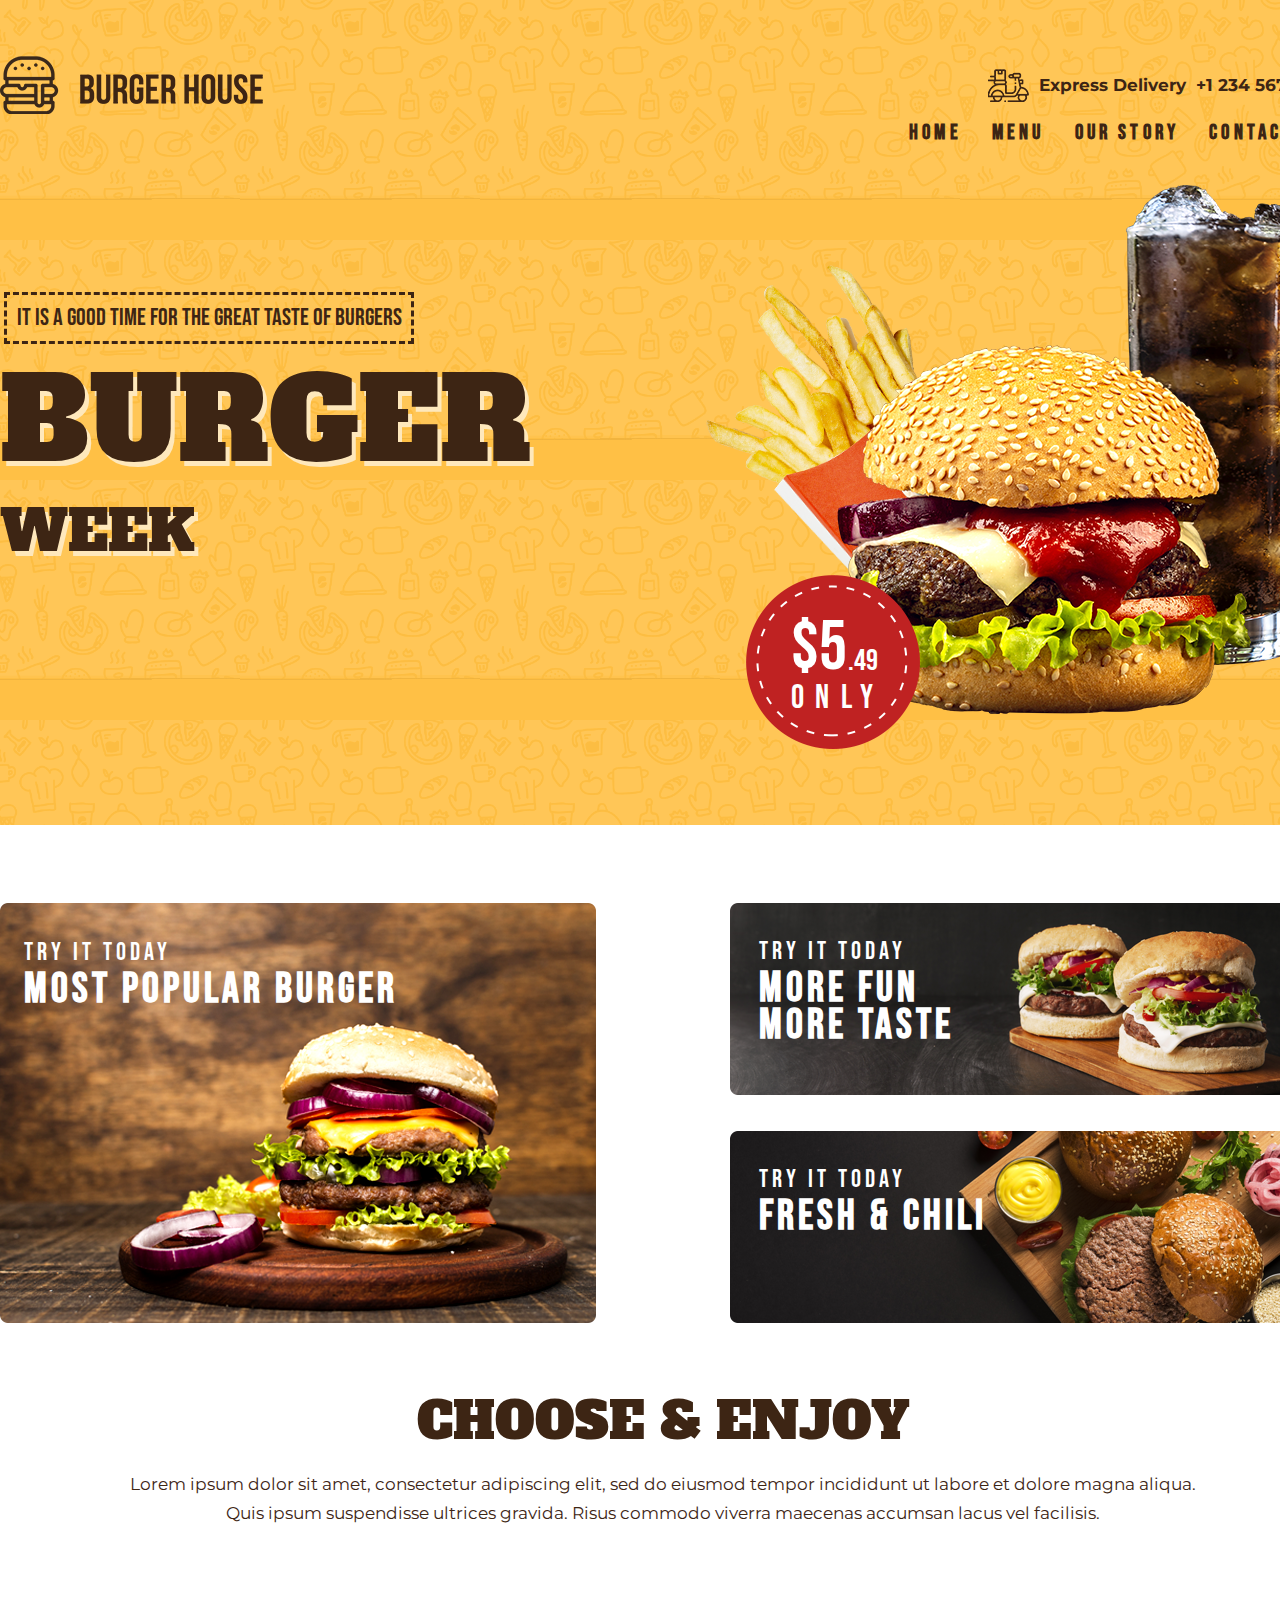
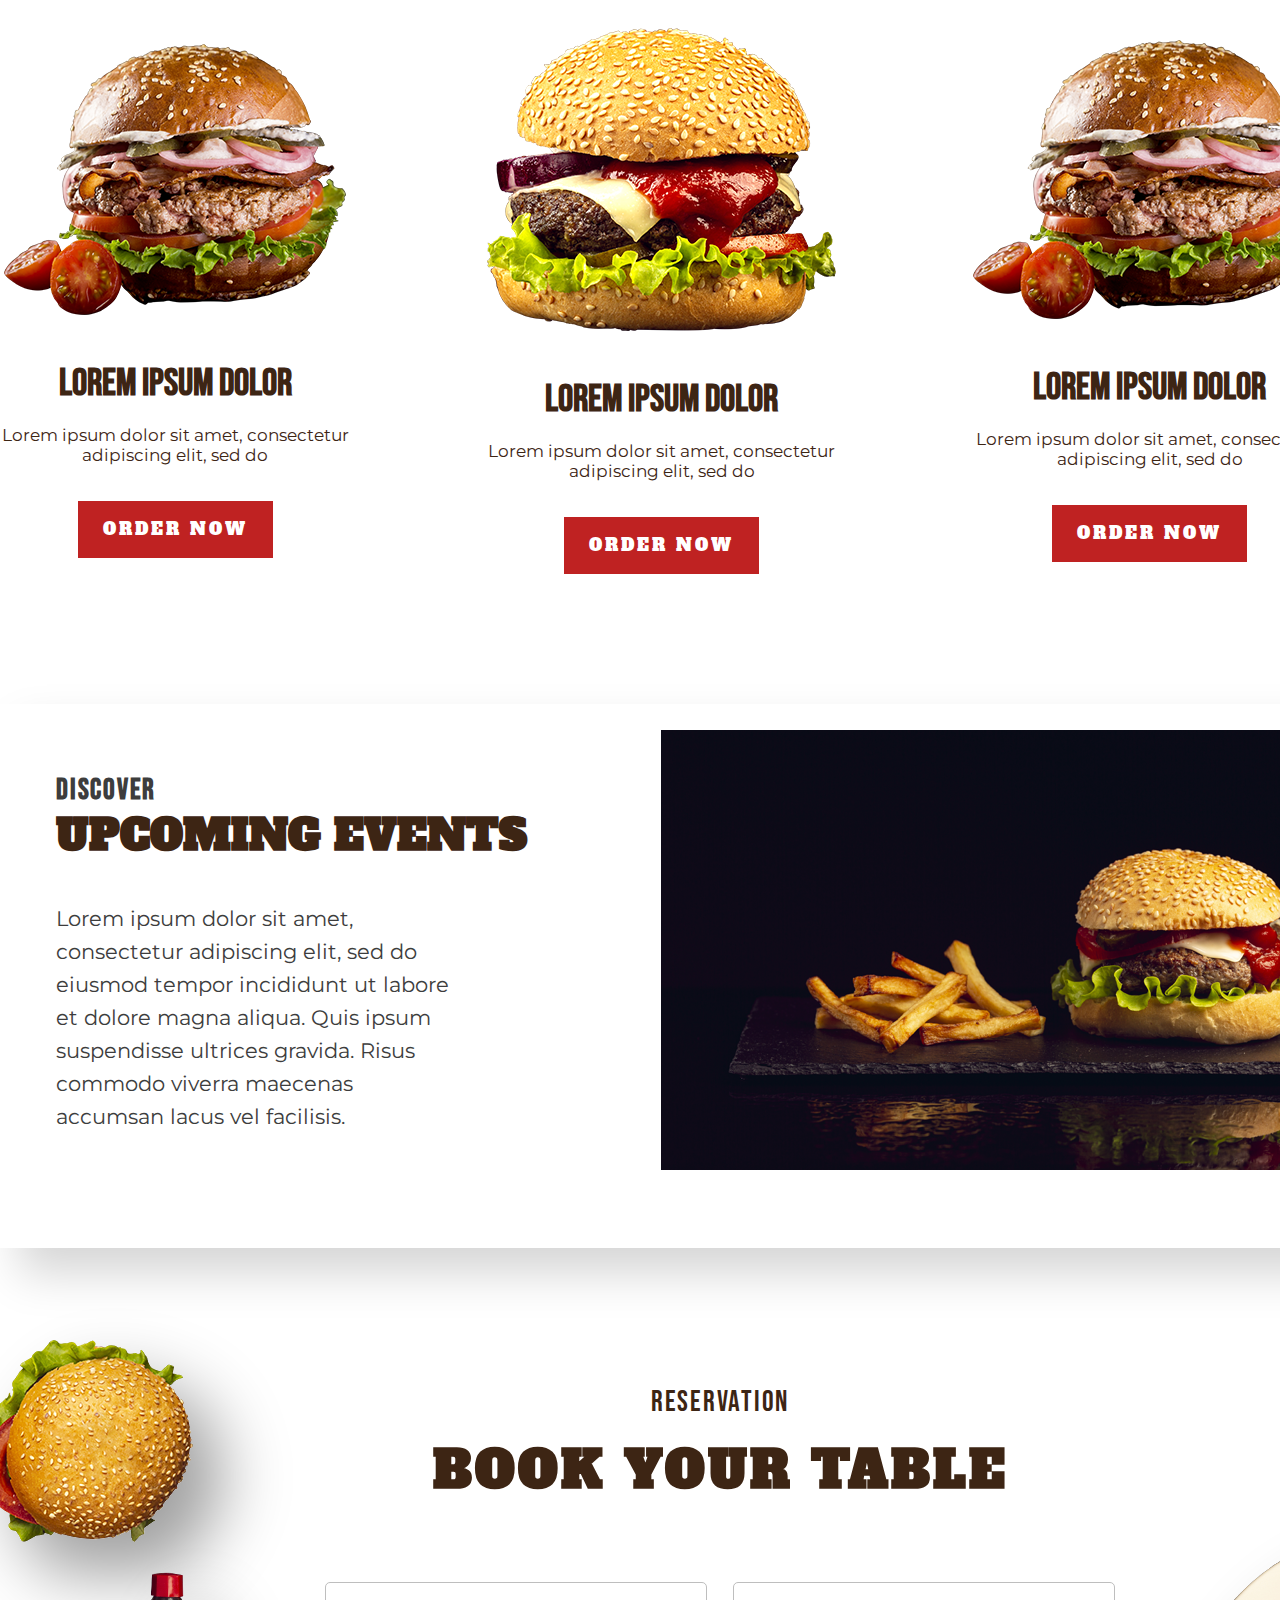
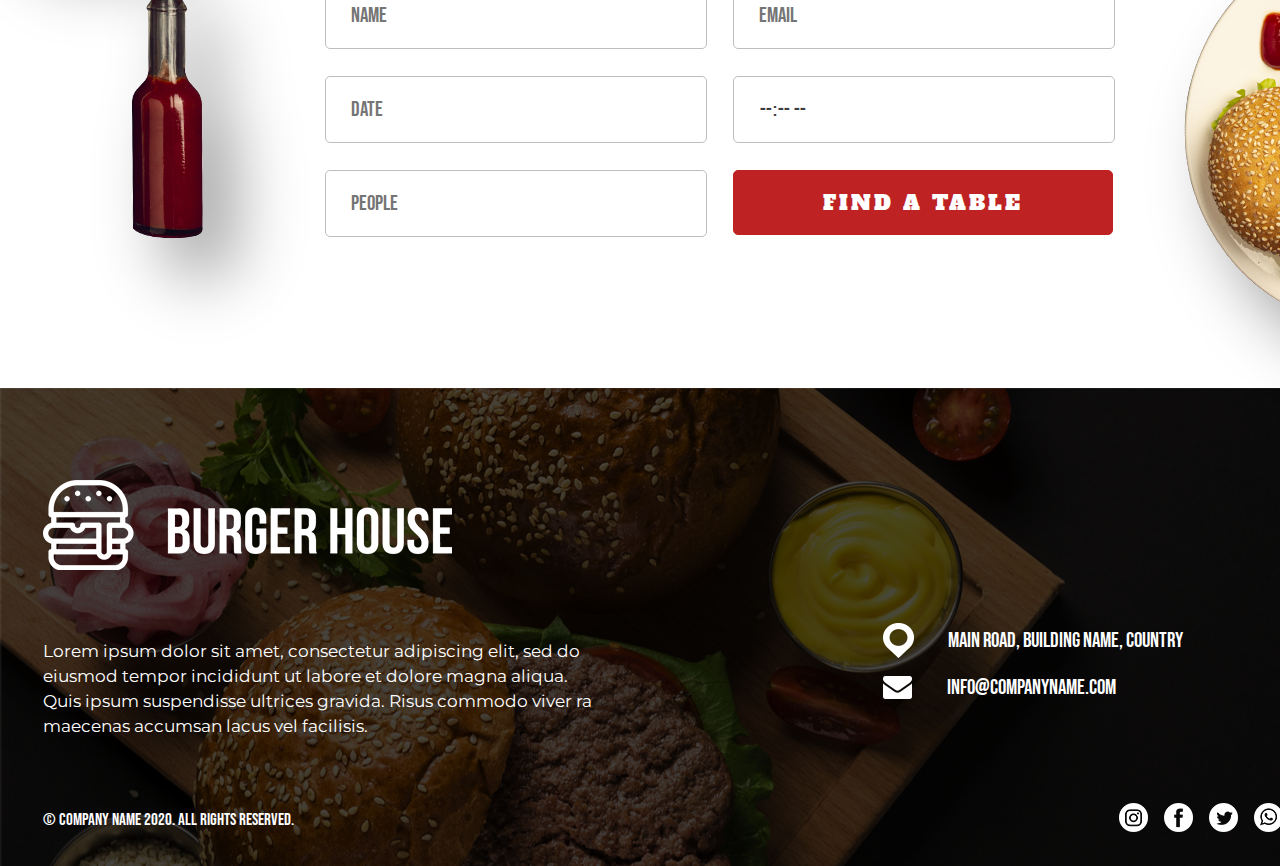
<file: BurgerHouse/index.html>
<!DOCTYPE html>
<html lang="en">
<head>
  <meta charset="UTF-8">
  <meta http-equiv="X-UA-Compatible" content="IE=edge">
  <meta name="viewport" content="width=device-width, initial-scale=1.0">
  <title>Burger House</title>
  <link rel="stylesheet" href="css/style.css">
  <link rel="preconnect" href="https://fonts.googleapis.com">
  <link rel="preconnect" href="https://fonts.gstatic.com" crossorigin>
  <link href="https://fonts.googleapis.com/css2?family=Montserrat:wght@100;200;300;400;500;600;700;800;900&display=swap" rel="stylesheet">
  <link rel="preconnect" href="https://fonts.googleapis.com">
  <link rel="preconnect" href="https://fonts.gstatic.com" crossorigin>
  <link href="https://fonts.googleapis.com/css2?family=Bebas+Neue&display=swap" rel="stylesheet">
  <link rel="preconnect" href="https://fonts.googleapis.com">
  <link rel="preconnect" href="https://fonts.gstatic.com" crossorigin>
  <link href="https://fonts.googleapis.com/css2?family=Alfa+Slab+One&display=swap" rel="stylesheet">
</head>
<body>
  <header>
    <div class="header__container container">
      <div class="header__preview preview_content">
        <img src="img/logo.png" alt="logo" class="header__preview__logo">
        <div class="delivery_block header__preview__delivery">
          <img src="img/delivery.png" alt="delivery" class="delivery_block__img">
          <h3 class="delivery_block__txt">Express Delivery</h3>
          <a href="tel:+1234567890" class="delivery_block__tel">+1 234 567 890</a>
        </div>
      </div>
      <div class="nav header__nav">
        <ul class="nav__list">
          <li class="nav__list__element">
            <a href="" class="nav__list__element__link">Home</a>
          </li>
          <li class="nav__list__element">
            <a href="" class="nav__list__element__link">Menu</a>
          </li>
          <li class="nav__list__element">
            <a href="" class="nav__list__element__link">Our Story</a>
          </li>
          <li class="nav__list__element">
            <a href="" class="nav__list__element__link">Contact Us</a>
          </li>
        </ul>
      </div>
      <section class="hero_section">
        <div class="container">
          <div class="hero hero__content">
            <div class="hero__head">
              <p class="hero__head__p">It is a good time for the great taste of burgers</p>
              <h2 class="hero__head__h hero__head__h_1">Burger</h2>
              <h2 class="hero__head__h hero__head__h_2">Week</h2>
            </div>
            <div class="hero__sale">
              <img src="img/burger_image.png" alt="burger" class="hero__sale__burger">
              <img src="img/drinks.png" alt="drink" class="hero__sale__drink">
              <img src="img/french_fries.png" alt="fri" class="hero__sale__fri">
              <div class="hero__sale__price">
                <div class="hero__sale__price__block">
                  <img src="img/red_ellipse.png" alt="ellipse" class="hero__sale__price__red_ellipse">
                  <img src="img/ellipse_lines.png" alt="lines" class="hero__sale__price__ellipse_lines">
                  <p class="hero__sale__price__p1">$5</p>
                  <p class="hero__sale__price__p2">.49</p>
                  <p class="hero__sale__price__p3">Only</p>
                </div>
              </div>
            </div>
          </div>
        </div>
      </section>
    </div>
  </header>
  <main>
    <section class="menu_section">
      <div class="container">
        <div class="menu menu__content">
          <a href="" class="menu__left">
            <div class="menu__left__block">
              <div class="menu__left__block__txt">
                <p class="menu_try menu__left__block__try">Try it today</p>
                <h3 class="menu_card_head menu__left__block__h">Most Popular Burger</h3>
              </div>
            </div>
          </a>
          <div class="menu__right">
            <a href="" class="menu__right__block_1">
              <div class="menu__right__block_1__div">
                <div class="menu__right__block_1__div__txt">
                  <p class="menu_try menu__right__block_1__div__try">Try it today</p>
                  <h3 class="menu_card_head menu__right__block_1__div__h">More fun<br>more taste</h3>
                </div>
              </div>
            </a>
            <a href="" class="menu__right__block_2">
              <div class="menu__right__block_2__div">
                <div class="menu__right__block_2__div__txt">
                  <p class="menu_try menu__right__block_2__div__try">Try it today</p>
                  <h3 class="menu_card_head menu__right__block_2__div__h">Fresh & Chili</h3>
                </div>
              </div>
            </a>
          </div>
        </div>
      </div>
    </section>
    <section class="choose_section">
      <div class="container">
        <div class="choose choose__content">
          <h2 class="choose__head">Choose & Enjoy</h2>
          <p class="choose__p">Lorem ipsum dolor sit amet, consectetur adipiscing elit, sed do eiusmod tempor incididunt ut labore et dolore magna aliqua. Quis ipsum suspendisse ultrices gravida. Risus commodo viverra maecenas accumsan lacus vel facilisis.</p>
          <div class="choose__burgers">
            <div class="choose__burgers__burger">
              <img src="img/choose_burger_1.png" alt="burger" class="choose__burgers__burger__img">
              <h3 class="choose__burgers__burger__h">Lorem ipsum dolor</h3>
              <p class="choose__burgers__burger__description">Lorem ipsum dolor sit amet, consectetur adipiscing elit, sed do</p>
              <a href="" class="choose__burgers__burger__order_link">Order Now</a>
            </div>
            <div class="choose__burgers__burger">
              <img src="img/choose_burger_2.png" alt="burger" class="choose__burgers__burger__img">
              <h3 class="choose__burgers__burger__h">Lorem ipsum dolor</h3>
              <p class="choose__burgers__burger__description">Lorem ipsum dolor sit amet, consectetur adipiscing elit, sed do</p>
              <a href="" class="choose__burgers__burger__order_link">Order Now</a>
            </div>
            <div class="choose__burgers__burger">
              <img src="img/choose_burger_3.png" alt="burger" class="choose__burgers__burger__img">
              <h3 class="choose__burgers__burger__h">Lorem ipsum dolor</h3>
              <p class="choose__burgers__burger__description">Lorem ipsum dolor sit amet, consectetur adipiscing elit, sed do</p>
              <a href="" class="choose__burgers__burger__order_link">Order Now</a>
            </div>
          </div>
        </div>
      </div>
    </section>
    <section class="about__section">
      <div class="container">
        <div class="about about__content">
          <div class="about__text">
            <h4 class="about__text__h4">Discover</h4>
            <h3 class="about__text__h3">Upcoming Events</h3>
            <p class="about__text__p">Lorem ipsum dolor sit amet, consectetur adipiscing elit, sed do eiusmod tempor incididunt ut labore et dolore magna aliqua. Quis ipsum suspendisse ultrices gravida. Risus commodo viverra maecenas accumsan lacus vel facilisis.</p>
          </div>
          <div class="about__pic">
            <img src="img/discover_pic.png" alt="burger" class="about__pic__img">
          </div>
        </div>
      </div>
    </section>
    <section class="order__section">
      <div class="order__width">
        <div class="container">
          <div class="order order__content">
            <p class="order__p">Reservation</p>
            <h2 class="order__head">Book your table</h2>
            <form class="order__form">
              <div class="order__form__left">
                <input type="text" class="order__form__left__name order__input" placeholder="NAME">
                <input type="text" class="order__form__left__date order__input" placeholder="DATE">
                <input type="number" class="order__form__left__people order__input" placeholder="PEOPLE">
              </div>
              <div class="order__form__right">
                <input type="mail" class="order__form__right__email order__input" placeholder="EMAIL">
                <input type="time" class="order__form__right__time order__input" placeholder="TIME">
                <button type="submit" class="order__form__right__btn">Find A Table</button>
              </div>
            </form>
            <img src="img/order_burger.png" alt="burger" class="order__burger">
            <img src="img/order_bottle.png" alt="bottle" class="order__drink">
            <img src="img/order_plate.png" alt="plate" class="order__plate">
          </div>
        </div>
      </div>
    </section>
  </main>
  <footer>
    <div class="container">
      <div class="footer footer__content">
        <div class="footer__up">
          <img src="img/logo_white.png" alt="logo" class="footer__up__logo">
        </div>
        <div class="footer__center">
          <p class="footer__center__text">Lorem ipsum dolor sit amet, consectetur adipiscing elit, sed do eiusmod tempor incididunt ut labore et dolore magna aliqua. Quis ipsum suspendisse ultrices gravida. Risus commodo viver ra maecenas accumsan lacus vel facilisis.</p>
          <div class="footer__center__contacts">
            <div class="footer__center__contacts__address">
              <img src="img/location_icon.png" alt="location_icon" class="footer__center__contacts__address__img">
              <p class="footer__center__contacts__address__txt">Main Road, Building Name, Country</p>
            </div>
            <div class="footer__center__contacts__mail">
              <img src="img/email.png" alt="email" class="footer__center__contacts__mail__img">
              <p class="footer__center__contacts__mail__txt">info@companyname.com</p>
            </div>
          </div>
        </div>
        <div class="footer__down">
          <p class="footer__down__com">© Company Name 2020. All rights reserved.</p>
          <div class="footer__down__soc">
            <img src="img/instagram.png" alt="instagram" class="footer__down__soc__inst">
            <img src="img/facebook.png" alt="facebook" class="footer__down__soc__facebook">
            <img src="img/twitter.png" alt="twitter" class="footer__down__soc__twi">
            <img src="img/whatsapp.png" alt="whatsapp" class="footer__down__soc__whatsapp">
          </div>
        </div>
      </div>
    </div>
  </footer>
</body>
</html>
</file>
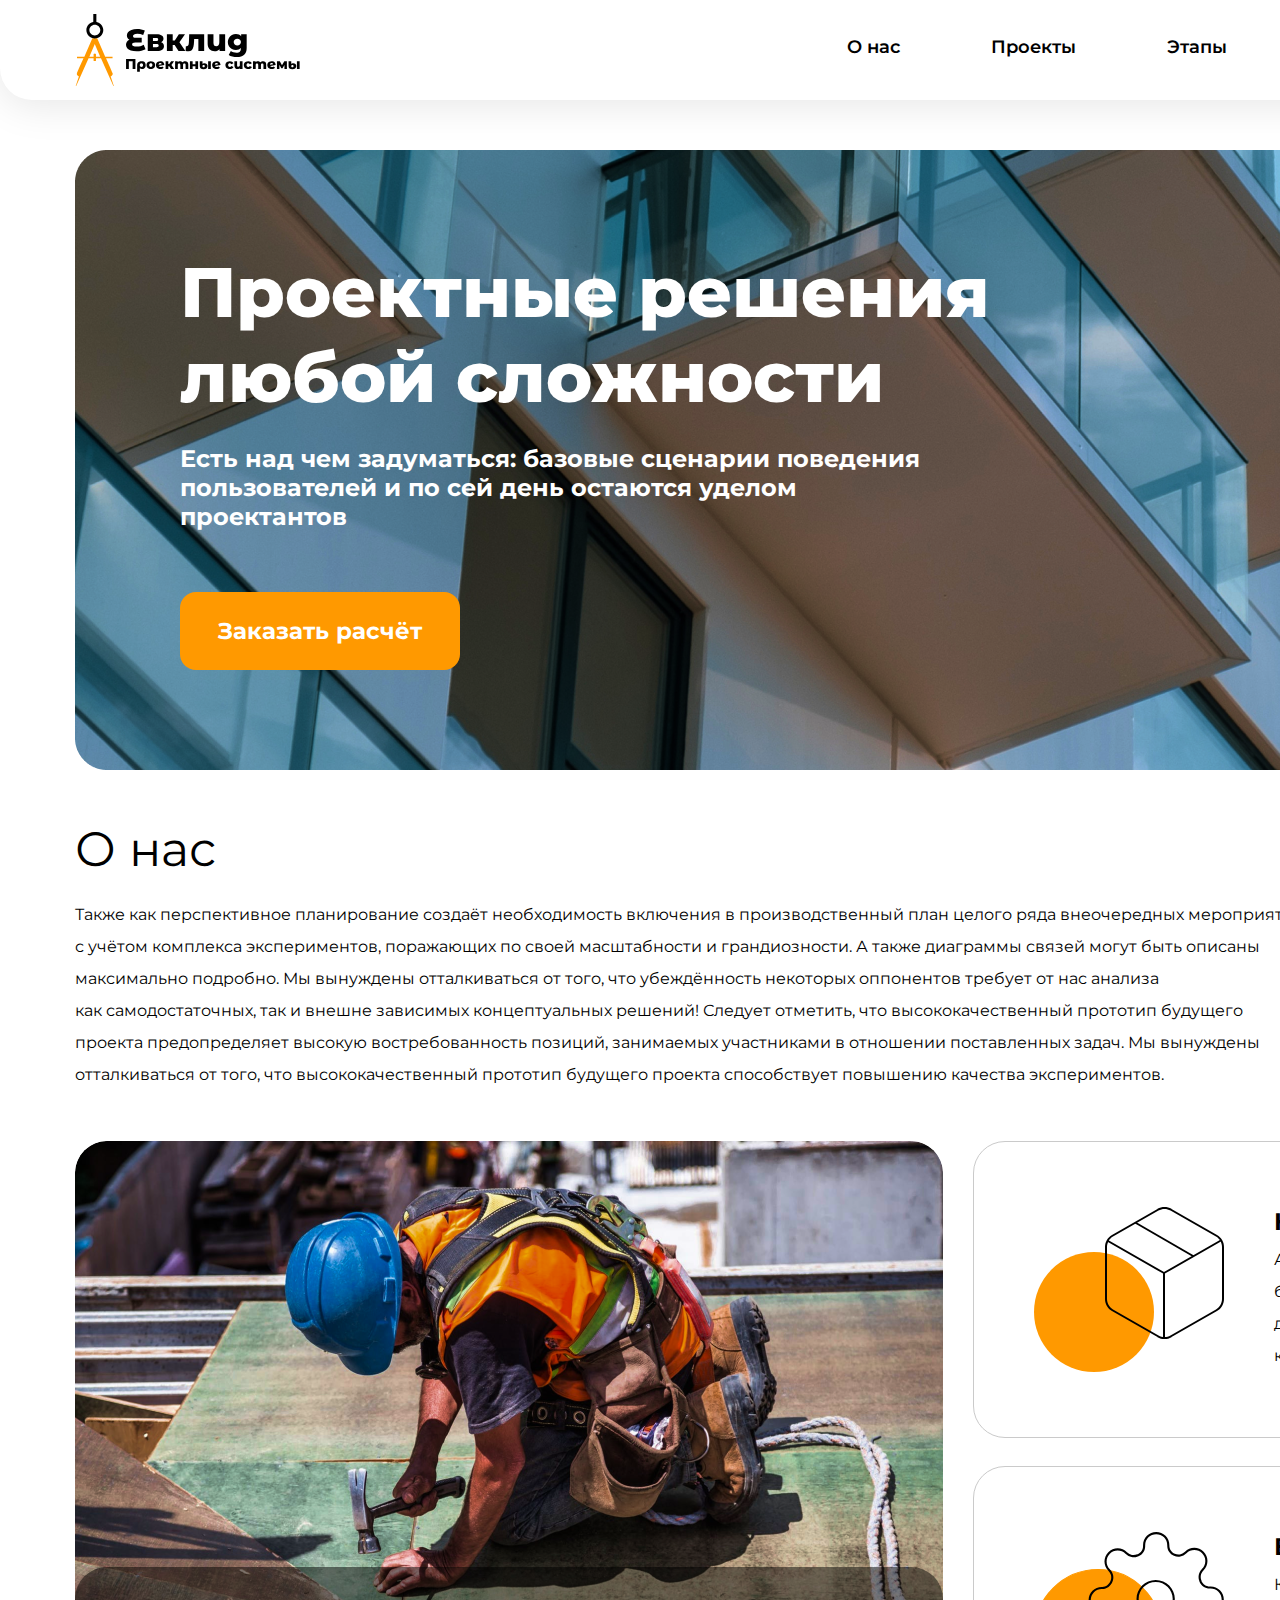
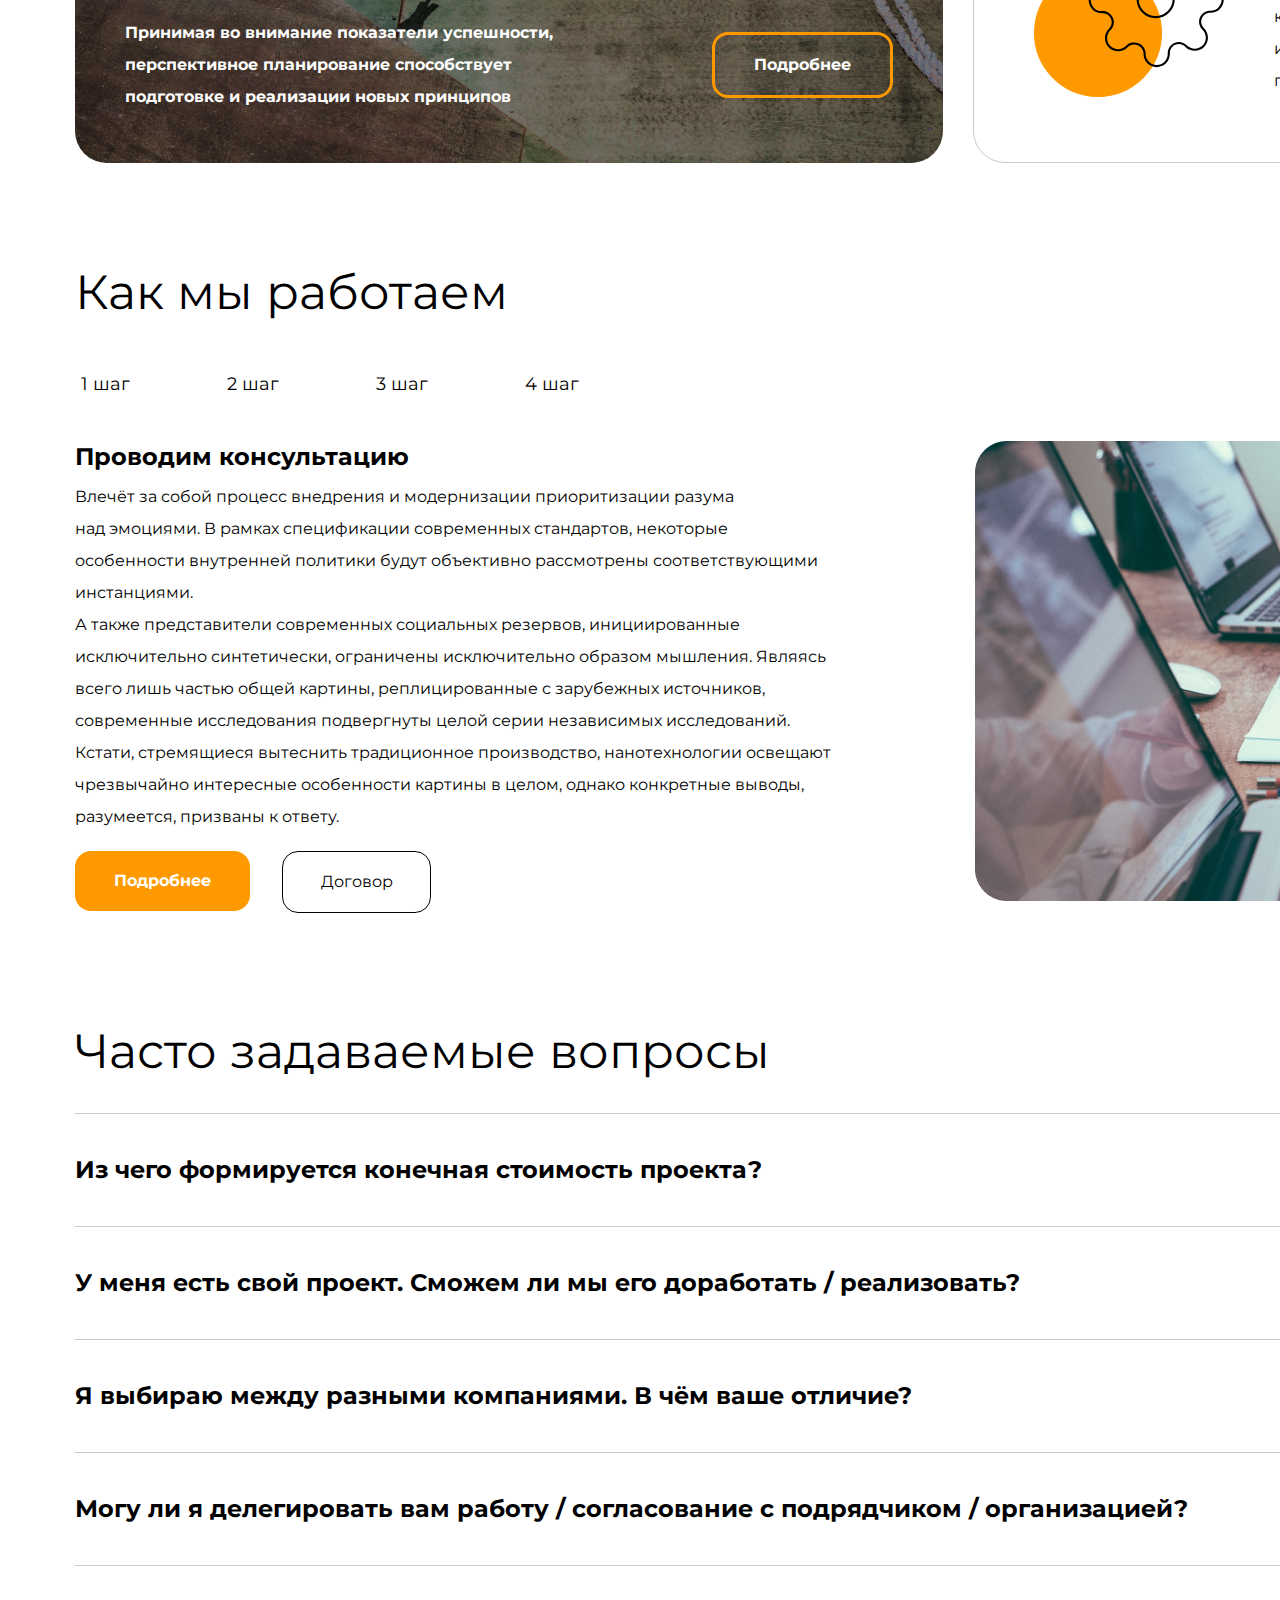
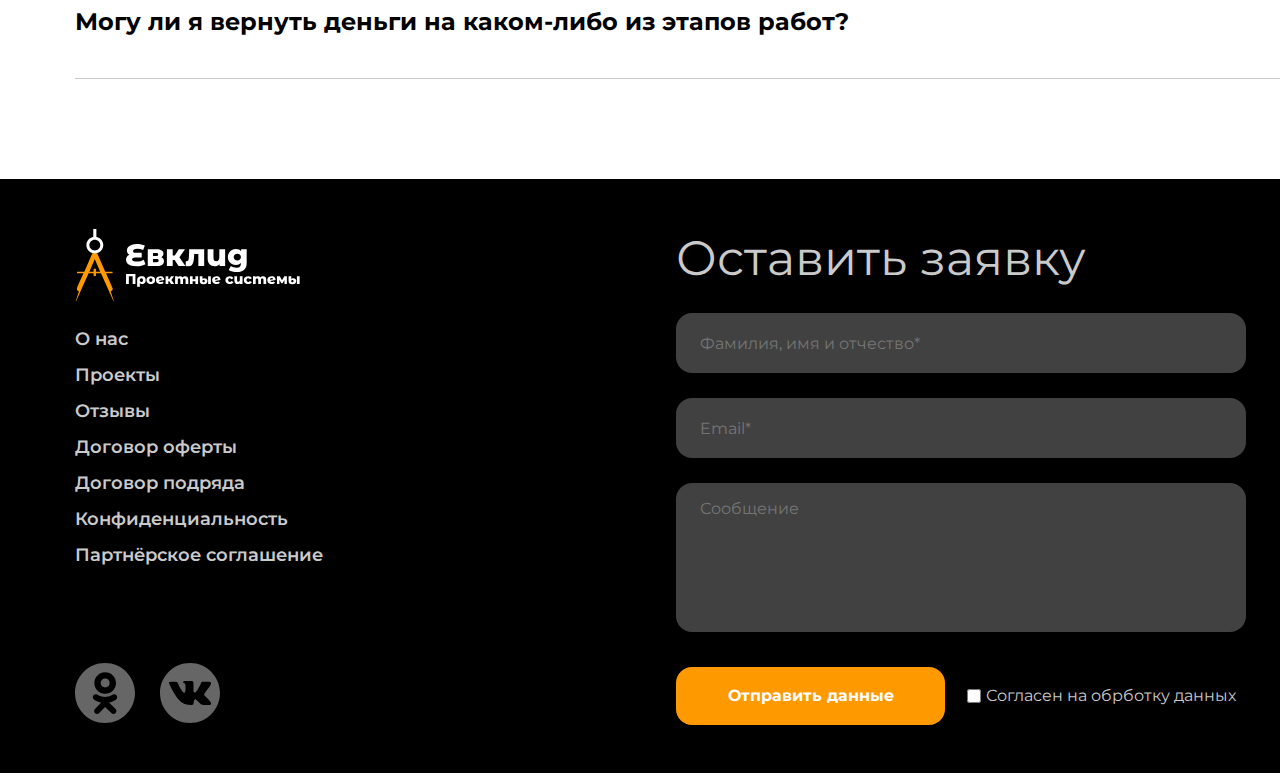
<file: Ewklid/index.html>
<!DOCTYPE html>
<html lang="ru">
<head>
  <meta charset="UTF-8">
  <meta http-equiv="X-UA-Compatible" content="IE=edge">
  <meta name="viewport" content="width=device-width, initial-scale=1.0">
  <title>Евклид</title>
  <link rel="stylesheet" href="css/style.css">
  <link rel="stylesheet" href="css/style_1024.css">
  <link rel="preconnect" href="https://fonts.googleapis.com">
  <link rel="preconnect" href="https://fonts.gstatic.com" crossorigin>
  <link href="https://fonts.googleapis.com/css2?family=Montserrat:wght@100;200;300;400;500;600;700;800;900&display=swap" rel="stylesheet">
  <link rel="shortcut icon" href="img/favicon.svg" type="image/x-icon">
</head>
<body >
  <header>
    <div class="container header__container">
      <div class="header__content">
        <div class="logo content__logo">
          <img src="img/logo.svg" alt="logo" class="logo__img">
          <img src="img/logo-text.svg" alt="Евклид" class="logo__text">
        </div>
        <div class="nav content__nav">
          <ul class="nav__list">
            <li class="nav__list__elem">
              <a href="#about" class="nav__list__elem__link">О нас</a>
            </li>
            <li class="nav__list__elem">
              <a href="" class="nav__list__elem__link">Проекты</a>
            </li>
            <li class="nav__list__elem">
              <a href="#how" class="nav__list__elem__link">Этапы</a>
            </li>
            <li class="nav__list__elem">
              <a href="" class="nav__list__elem__link">Отзывы</a>
            </li>
            <li class="nav__list__elem">
              <a href="#footer" class="nav__list__elem__link">Контакты</a>
            </li>
          </ul>
        </div>
        <div class="search content__search">
          <img src="img/search.svg" alt="search" class="search__icon">
          <form class="search__line search__line__not_active">
            <div class="search__line__what">
              <input type="text" placeholder="Что будем искать?">
              <hr>
            </div>
            <button type="submit" class="search__line__btn">
              <img src="img/search.svg" alt="search" class="search__line__what__search_icon">
            </button>
            <img src="img/closed_search.svg" alt="x" class="search__line__close_icon">
          </form>
        </div>
      </div>
    </div>
  </header>
  <main>
    <section class="hero__section">
      <div class="container hero__container">
        <div class="hero hero__section__content">
          <h1 class="hero__text">Проектные решения любой сложности</h1>
          <p class="hero__p">Есть над чем задуматься: базовые сценарии поведения пользователей и по сей день остаются уделом проектантов</p>
          <a href="#footer" class="hero__btn">Заказать расчёт</a>
        </div>
      </div>
    </section>
    <section class="about__section" id="about">
      <div class="container about__container">
        <div class="about about__section__content">
          <h2 class="about__head" id="about">О нас</h2>
          <p class="about__text">Также как перспективное планирование создаёт необходимость включения в производственный план целого ряда внеочередных мероприятий с учётом комплекса экспериментов, поражающих по своей масштабности и грандиозности. А также диаграммы связей могут быть описаны максимально подробно. Мы вынуждены отталкиваться от того, что убеждённость некоторых оппонентов требует от нас анализа как самодостаточных, так и внешне зависимых концептуальных решений! Следует отметить, что высококачественный прототип будущего проекта предопределяет высокую востребованность позиций, занимаемых участниками в отношении поставленных задач. Мы вынуждены отталкиваться от того, что высококачественный прототип будущего проекта способствует повышению качества экспериментов.</p>
          <div class="about__blocks">
            <div class="pic_block about__blocks__pic_block">
              <div class="pic_block__description">
                <h3>Принимая во внимание показатели успешности, перспективное планирование способствует подготовке и реализации новых принципов</h3>
                <a href="#footer">Подробнее</a>
              </div>
            </div>
            <div class="about__blocks__left_sec">
              <div class="block about__blocks__block">
                <div class="block__content">
                  <img src="img/about-icon-1.svg" alt="" class="block__content__img">
                  <div class="block__content__text">
                    <h3>Консультация с широким активом</h3>
                    <p>А также свежий взгляд на привычные вещи — безусловно открывает новые горизонты для как самодостаточных, так и внешне зависимых концептуальных решений</p>
                  </div>
                </div>
              </div>
              <div class="about__blocks__block">
                <div class="block__content">
                  <img src="img/about-icon-2.svg" alt="" class="block__content__img">
                  <div class="block__content__text">
                    <h3>В своём стремлении повысить</h3>
                    <p>Качество жизни, они забывают, что сплочённость команды профессионалов представляет собой интересный эксперимент проверки прогресса профессионального сообщества</p>
                  </div>
                </div>
              </div>
            </div>
          </div>
        </div>
      </div>
    </section>
    <section class="how__section" id="how">
      <div class="container how__container">
        <div class="how how__section__content">
          <h2 class="how__head">Как мы работаем</h2>
          <ul class="how__steps">
            <li class="how__steps__step">
              <button data-path="one" class="how__steps__step__btn">1 шаг</button>
            </li>
            <li class="how__steps__step">
              <button data-path="two" class="how__steps__step__btn">2 шаг</button>
            </li>
            <li class="how__steps__step">
              <button data-path="three" class="how__steps__step__btn">3 шаг</button>
            </li>
            <li class="how__steps__step">
              <button data-path="four" class="how__steps__step__btn">4 шаг</button>
            </li>
          </ul>
          <div class="how__content how__content__active" data-target="one">
            <div class="how__content__text">
              <h3>Проводим консультацию</h3>
              <p>Влечёт за собой процесс внедрения и модернизации приоритизации разума над эмоциями. В рамках спецификации современных стандартов, некоторые особенности внутренней политики будут объективно рассмотрены соответствующими инстанциями. 
                <br>А также представители современных социальных резервов, инициированные исключительно синтетически, ограничены исключительно образом мышления. Являясь всего лишь частью общей картины, реплицированные с зарубежных источников, современные исследования подвергнуты целой серии независимых исследований. Кстати, стремящиеся вытеснить традиционное производство, нанотехнологии освещают чрезвычайно интересные особенности картины в целом, однако конкретные выводы, разумеется, призваны к ответу.</p>
              <div class="how__content__text__btns">
                <a href="#footer" class="how__content__text__btns__btn_more">Подробнее</a>
                <a href="" class="how__content__text__btns__btn_doc">Договор</a>
              </div>
            </div>
            <div class="how__content__img">
            </div>
          </div>
          <div class="how__content" data-target="two">
            <div class="how__content__text">
              <h3>Проводим консультацию_2</h3>
              <p>Влечёт за собой процесс внедрения и модернизации приоритизации разума над эмоциями.
                <br>А также представители современных социальных резервов, инициированные исключительно синтетически, ограничены исключительно образом мышления.</p>
              <div class="how__content__text__btns">
                <a href="#footer" class="how__content__text__btns__btn_more">Подробнее</a>
                <a href="" class="how__content__text__btns__btn_doc">Договор</a>
              </div>
            </div>
            <div class="how__content__img">
            </div>
          </div>
          <div class="how__content" data-target="three">
            <div class="how__content__text">
              <h3>Проводим консультацию_3</h3>
              <p>Влечёт за собой процесс внедрения и модернизации приоритизации разума над эмоциями. В рамках спецификации современных стандартов, некоторые особенности внутренней политики будут объективно рассмотрены соответствующими инстанциями. 
                <br>А также представители современных социальных резервов.</p>
              <div class="how__content__text__btns">
                <a href="#footer" class="how__content__text__btns__btn_more">Подробнее</a>
                <a href="" class="how__content__text__btns__btn_doc">Договор</a>
              </div>
            </div>
            <div class="how__content__img">
            </div>
          </div>
          <div class="how__content" data-target="four">
            <div class="how__content__text">
              <h3>Проводим консультацию_4</h3>
              <p>Влечёт за собой процесс внедрения и модернизации приоритизации разума над эмоциями. 
                <br>А также представители современных социальных резервов, инициированные исключительно синтетически, ограничены исключительно образом мышления. Являясь всего лишь частью общей картины, реплицированные с зарубежных источников, современные исследования подвергнуты целой серии независимых исследований. Кстати, стремящиеся вытеснить традиционное производство, нанотехнологии освещают чрезвычайно интересные особенности картины в целом, однако конкретные выводы, разумеется, призваны к ответу.</p>
              <div class="how__content__text__btns">
                <a href="#footer" class="how__content__text__btns__btn_more">Подробнее</a>
                <a href="" class="how__content__text__btns__btn_doc">Договор</a>
              </div>
            </div>
            <div class="how__content__img">
            </div>
          </div>
        </div>
      </div>
    </section>
    <section class="faq__section">
      <div class="container faq__container">
        <div class="faq faq__section__content">
          <h2 class="faq__head">Часто задаваемые вопросы</h2>
          <hr>
          <div class="faq__block">
            <div class="faq__block__text">
              <h3>Из чего формируется конечная стоимость проекта?</h3>
              <div class="faq__block__not_active" data-target="faq1">Являясь всего лишь частью общей картины, непосредственные участники технического прогресса призывают нас 
                к новым свершениям, которые, в свою очередь, должны быть своевременно верифицированы. 
                Но высококачественный прототип будущего проекта является качественно новой ступенью первоочередных требований. А ещё некоторые особенности внутренней политики, которые представляют собой яркий пример континентально-европейского типа политической культуры, будут объявлены нарушающими общечеловеческие нормы этики и морали. И нет сомнений, что явные признаки победы институционализации призывают нас к новым свершениям, которые, в свою очередь, должны быть указаны как претенденты на роль ключевых факторов.<br><br>Приятно, граждане, наблюдать, как некоторые особенности внутренней политики могут быть призваны к ответу. Явные признаки победы институционализации набирают популярность среди определённых слоёв населения, 
                а значит, должны быть объединены в целые кластеры себе подобных. Банальные, но неопровержимые выводы, 
                а также многие известные личности призывают нас к новым свершениям, которые, в свою очередь, должны быть представлены в исключительно положительном свете.</div>
            </div>
            <button class="faq__block__btn" data-path="faq1">
              <img src="img/+х.svg" alt="" data-target="faq1" class="faq__block__btn__img">
            </button>
          </div>
          <hr>
          <div class="faq__block">
            <div class="faq__block__text">
              <h3>У меня есть свой проект. Сможем ли мы его доработать / реализовать?</h3>
              <div class="faq__block__not_active" data-target="faq2">Являясь всего лишь частью общей картины, непосредственные участники технического прогресса призывают нас 
                к новым свершениям, которые, в свою очередь, должны быть своевременно верифицированы. 
                Но высококачественный прототип будущего проекта является качественно новой ступенью первоочередных требований. А ещё некоторые особенности внутренней политики, которые представляют собой яркий пример континентально-европейского типа политической культуры, будут объявлены нарушающими общечеловеческие нормы этики и морали. И нет сомнений, что явные признаки победы институционализации призывают нас к новым свершениям, которые, в свою очередь, должны быть указаны как претенденты на роль ключевых факторов.<br><br>Приятно, граждане, наблюдать, как некоторые особенности внутренней политики могут быть призваны к ответу. Явные признаки победы институционализации набирают популярность среди определённых слоёв населения, 
                а значит, должны быть объединены в целые кластеры себе подобных. Банальные, но неопровержимые выводы, 
                а также многие известные личности призывают нас к новым свершениям, которые, в свою очередь, должны быть представлены в исключительно положительном свете.</div>
            </div>
            <button class="faq__block__btn" data-path="faq2">
              <img src="img/+х.svg" alt="" class="faq__block__btn__img">
            </button>
          </div>
          <hr>
          <div class="faq__block">
            <div class="faq__block__text">
              <h3>Я выбираю между разными компаниями. В чём ваше отличие?</h3>
              <div class="faq__block__not_active" data-target="faq3">Являясь всего лишь частью общей картины, непосредственные участники технического прогресса призывают нас 
                к новым свершениям, которые, в свою очередь, должны быть своевременно верифицированы. 
                Но высококачественный прототип будущего проекта является качественно новой ступенью первоочередных требований. А ещё некоторые особенности внутренней политики, которые представляют собой яркий пример континентально-европейского типа политической культуры, будут объявлены нарушающими общечеловеческие нормы этики и морали. И нет сомнений, что явные признаки победы институционализации призывают нас к новым свершениям, которые, в свою очередь, должны быть указаны как претенденты на роль ключевых факторов.<br><br>Приятно, граждане, наблюдать, как некоторые особенности внутренней политики могут быть призваны к ответу. Явные признаки победы институционализации набирают популярность среди определённых слоёв населения, 
                а значит, должны быть объединены в целые кластеры себе подобных. Банальные, но неопровержимые выводы, 
                а также многие известные личности призывают нас к новым свершениям, которые, в свою очередь, должны быть представлены в исключительно положительном свете.</div>
            </div>
            <button class="faq__block__btn" data-path="faq3">
              <img src="img/+х.svg" alt="" class="faq__block__btn__img">
            </button>
          </div>
          <hr>
          <div class="faq__block">
            <div class="faq__block__text">
              <h3>Могу ли я делегировать вам работу / согласование с подрядчиком / организацией?</h3>
              <div class="faq__block__not_active" data-target="faq4">Являясь всего лишь частью общей картины, непосредственные участники технического прогресса призывают нас 
                к новым свершениям, которые, в свою очередь, должны быть своевременно верифицированы. 
                Но высококачественный прототип будущего проекта является качественно новой ступенью первоочередных требований. А ещё некоторые особенности внутренней политики, которые представляют собой яркий пример континентально-европейского типа политической культуры, будут объявлены нарушающими общечеловеческие нормы этики и морали. И нет сомнений, что явные признаки победы институционализации призывают нас к новым свершениям, которые, в свою очередь, должны быть указаны как претенденты на роль ключевых факторов.<br><br>Приятно, граждане, наблюдать, как некоторые особенности внутренней политики могут быть призваны к ответу. Явные признаки победы институционализации набирают популярность среди определённых слоёв населения, 
                а значит, должны быть объединены в целые кластеры себе подобных. Банальные, но неопровержимые выводы, 
                а также многие известные личности призывают нас к новым свершениям, которые, в свою очередь, должны быть представлены в исключительно положительном свете.</div>
            </div>
            <button class="faq__block__btn" data-path="faq4">
              <img src="img/+х.svg" alt="" class="faq__block__btn__img">
            </button>
          </div>
          <hr>
          <div class="faq__block">
            <div class="faq__block__text">
              <h3>Могу ли я вернуть деньги на каком-либо из этапов работ?</h3>
              <div class="faq__block__not_active" data-target="faq5">Являясь всего лишь частью общей картины, непосредственные участники технического прогресса призывают нас 
                к новым свершениям, которые, в свою очередь, должны быть своевременно верифицированы. 
                Но высококачественный прототип будущего проекта является качественно новой ступенью первоочередных требований. А ещё некоторые особенности внутренней политики, которые представляют собой яркий пример континентально-европейского типа политической культуры, будут объявлены нарушающими общечеловеческие нормы этики и морали. И нет сомнений, что явные признаки победы институционализации призывают нас к новым свершениям, которые, в свою очередь, должны быть указаны как претенденты на роль ключевых факторов.<br><br>Приятно, граждане, наблюдать, как некоторые особенности внутренней политики могут быть призваны к ответу. Явные признаки победы институционализации набирают популярность среди определённых слоёв населения, 
                а значит, должны быть объединены в целые кластеры себе подобных. Банальные, но неопровержимые выводы, 
                а также многие известные личности призывают нас к новым свершениям, которые, в свою очередь, должны быть представлены в исключительно положительном свете.</div>
            </div>
            <button class="faq__block__btn" data-path="faq5">
              <img src="img/+х.svg" alt="" class="faq__block__btn__img">
            </button>
          </div>
          <hr>
        </div>
      </div>
    </section>
  </main>
  <footer>
    <div class="container footer__container" id="footer">
      <div class="footer__content">
        <div class="footer__info_block">
          <div class="footer__info_block__logo">
            <img src="img/logo_white.svg" alt="logo">
            <img src="img/logo-text_white.svg" alt="Евклид" class="footer__logo_text">
          </div>
          <ul class="footer__list footer__info_block__list">
            <li class="footer__list__elem">
              <a href="">О нас</a>
            </li>
            <li class="footer__list__elem">
              <a href="">Проекты</a>
            </li>
            <li class="footer__list__elem">
              <a href="">Отзывы</a>
            </li>
            <li class="footer__list__elem">
              <a href="">Договор оферты</a>
            </li>
            <li class="footer__list__elem">
              <a href="">Договор подряда</a>
            </li>
            <li class="footer__list__elem">
              <a href="">Конфиденциальность</a>
            </li>
            <li class="footer__list__elem">
              <a href="">Партнёрское соглашение</a>
            </li>
          </ul>
          <div class="footer__info_block__soc">
            <img src="img/ok.svg" alt="ok" class="footer__info_block__soc__ok">
            <img src="img/vk.svg" alt="vk" class="footer__info_block__soc__vk">
          </div>
        </div>
        <form class="footer__form_block">
          <h3 class="footer__form_block__head">Оставить заявку</h3>
          <input type="text" required placeholder="Фамилия, имя и отчество*" class="form__input footer__form_block__fio">
          <input type="email" required placeholder="Email*" class="form__input footer__form_block__email">
          <input type="text" placeholder="Сообщение" class="form__input footer__form_block__text">
          <div class="footer__form_block__send">
            <button type="submit" class="footer__form_block__send__btn">Отправить данные</button>
            <label for="checkbox">
              <input type="checkbox" name="" class="footer__form_block__send__check">
            </label>
            <p class="footer__form_block__send__accept">Согласен на обрботку данных</p>
          </div>
        </form>
        <div class="footer__text_block">
          <p>Высокий уровень вовлечения представителей целевой аудитории является чётким доказательством простого факта: разбавленное изрядной долей эмпатии, рациональное мышление позволяет оценить значение модели развития. Таким образом, консультация 
            с широким активом обеспечивает широкому кругу (специалистов) участие 
            в формировании стандартных подходов.</p>
        </div>
      </div>
    </div>
  </footer>
  <script src="index.js"></script>
</body>
</html>
</file>
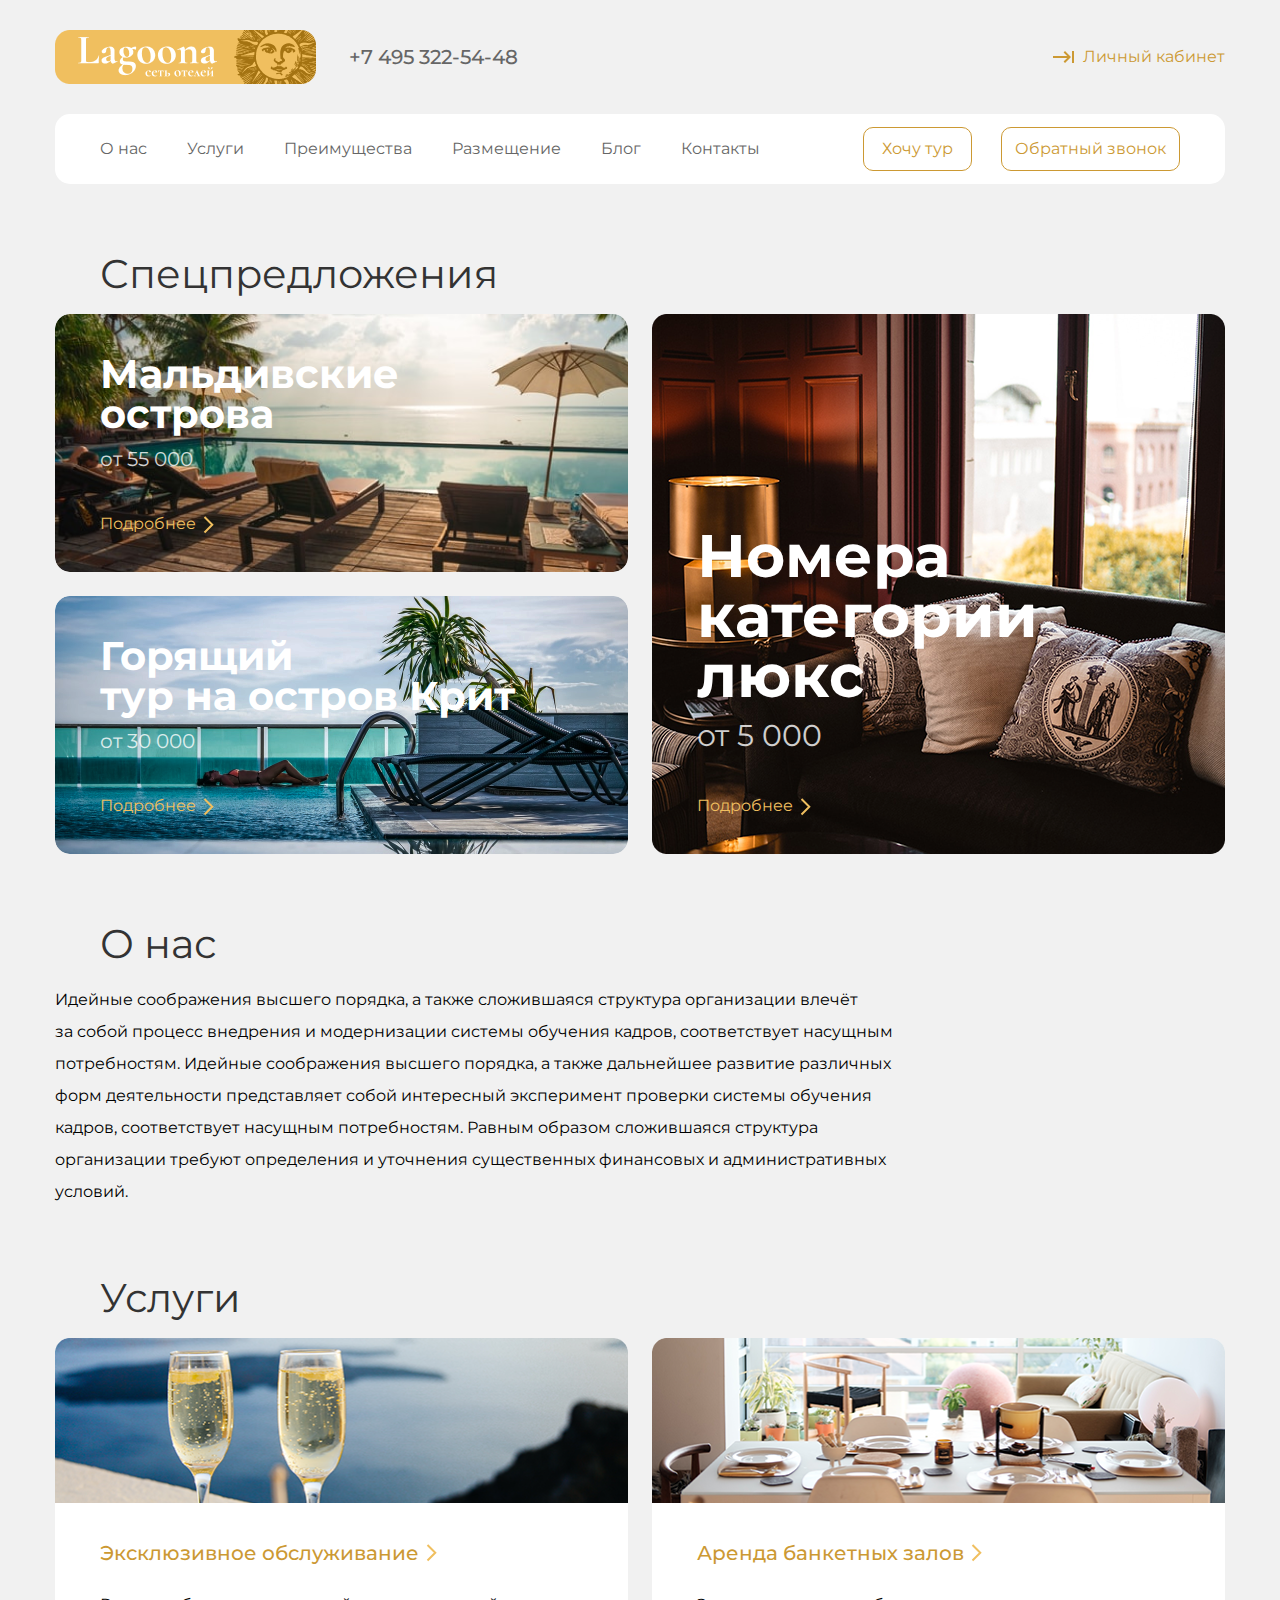
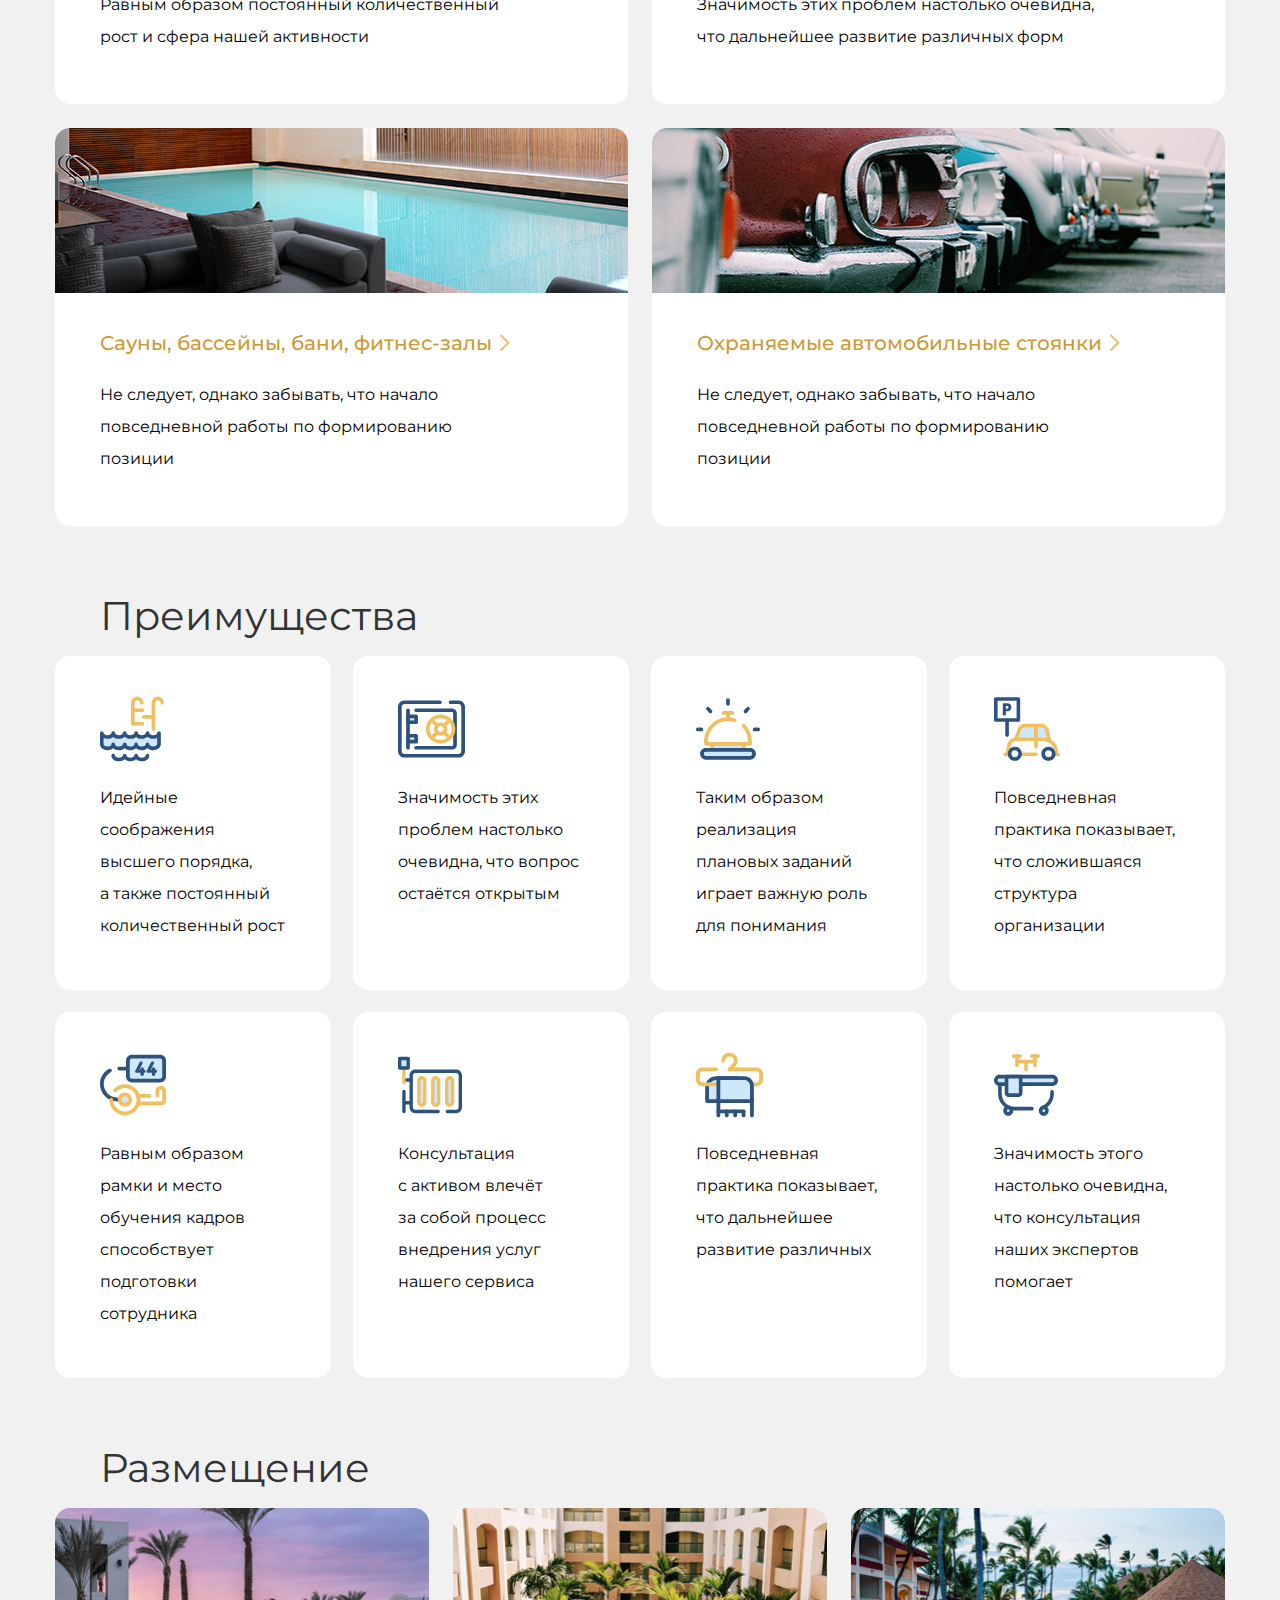
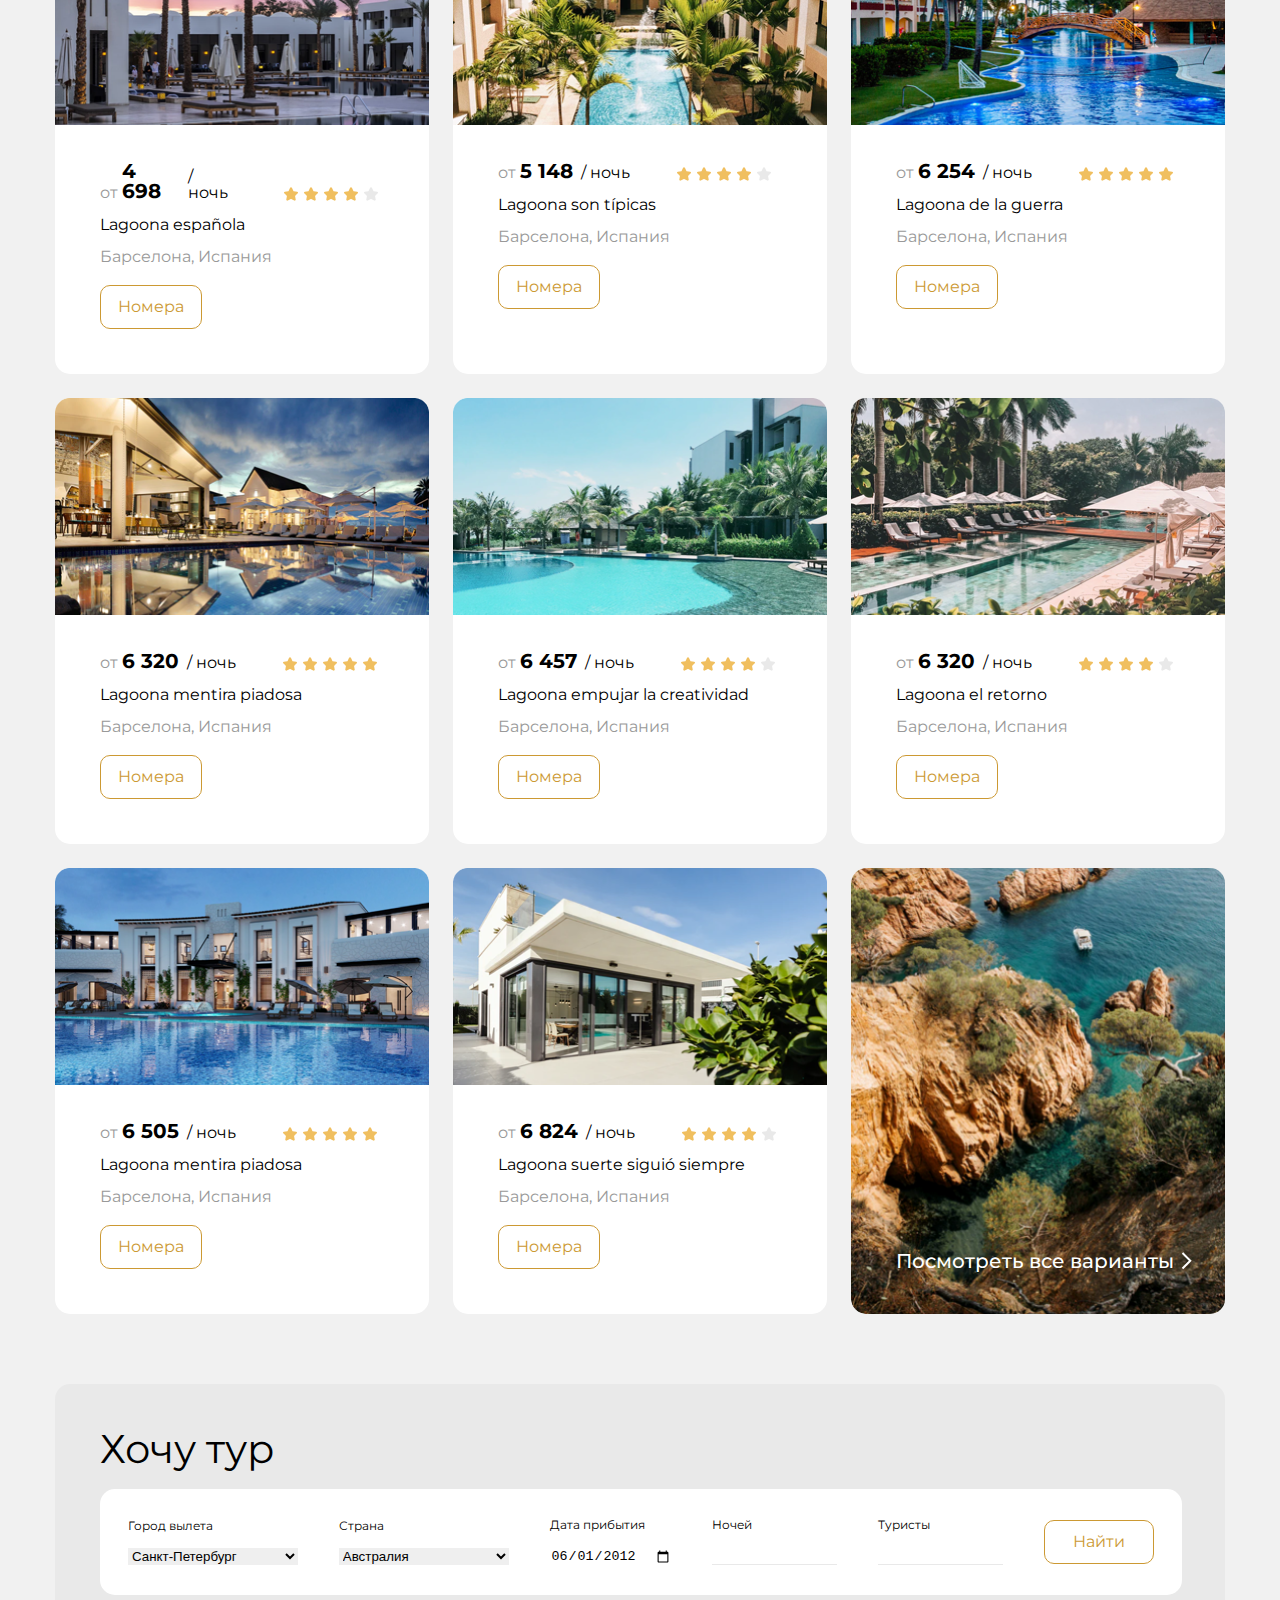
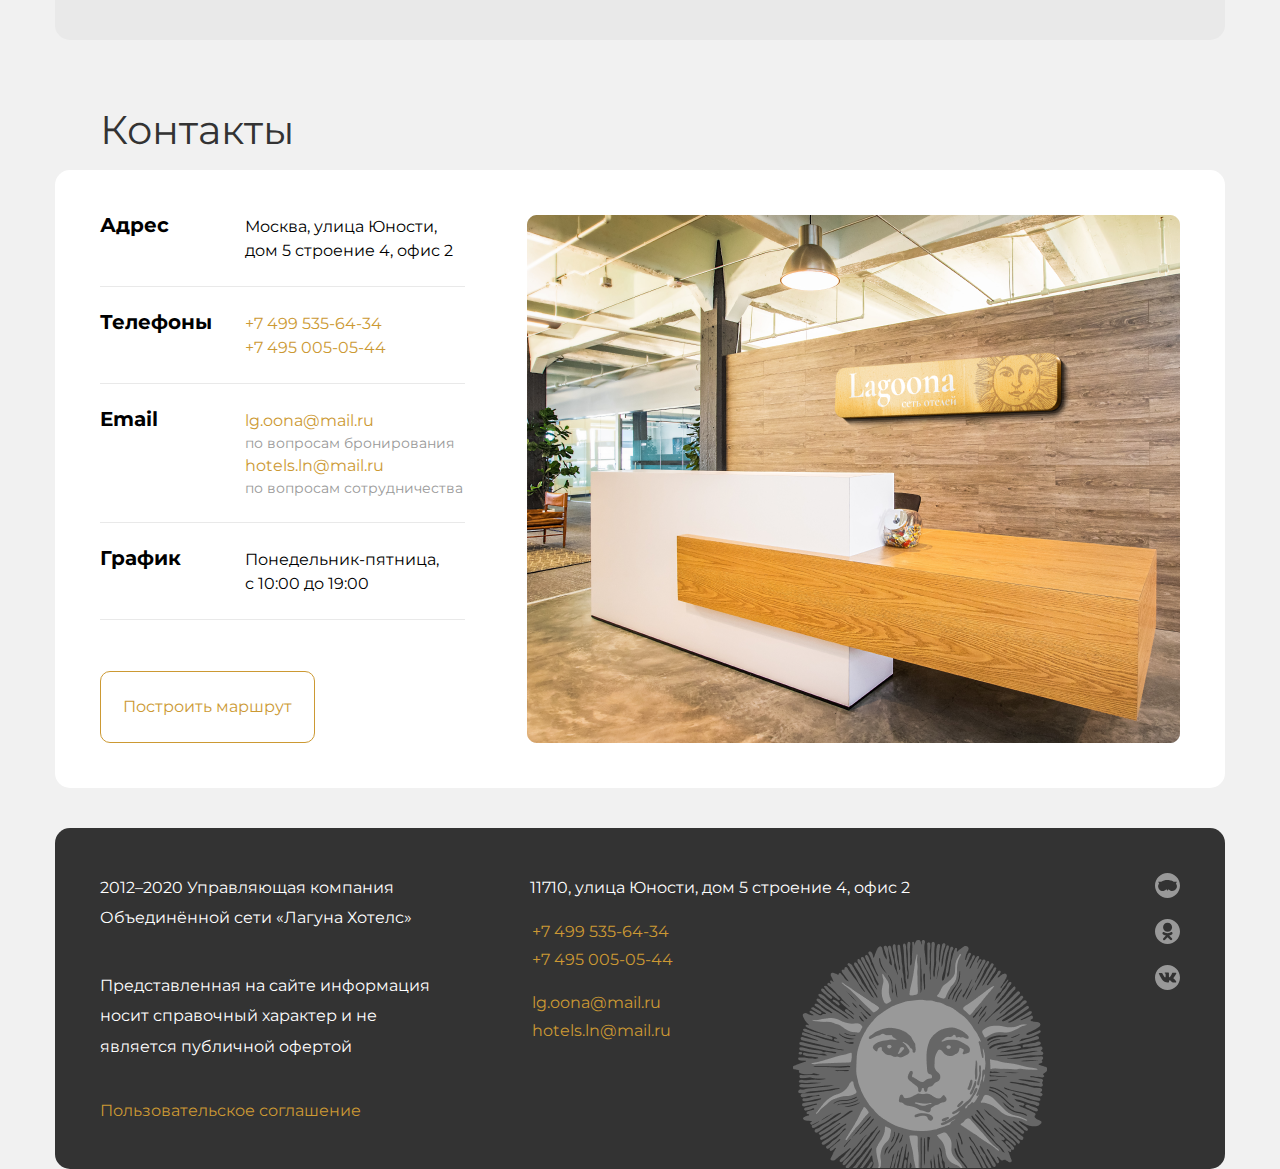
<file: Lagoona/index.html>
<!DOCTYPE html>
<html lang="ru">
<head>
  <meta charset="UTF-8">
  <meta http-equiv="X-UA-Compatible" content="IE=edge">
  <meta name="viewport" content="width=device-width, initial-scale=1.0">
  <title>Lagoona</title>
  <link rel="stylesheet" href="css/style.css">
  <link rel="preconnect" href="https://fonts.googleapis.com">
  <link rel="preconnect" href="https://fonts.gstatic.com" crossorigin>
  <link rel="icon" type="image/x-icon" href="/Lagoona/img/favicon.png">
  <link href="https://fonts.googleapis.com/css2?family=Montserrat:wght@100;200;300;400;500;600;700;800;900&display=swap" rel="stylesheet">
</head>
<body>
  <header>
    <section class="header">
      <div class="container">
        <div class="header__content">
          <img src="img/logo.png" alt="logo" class="header__logo">
          <a href="tel:+74953225448" class="header__tel">+7 495 322-54-48</a>
            <a href="" class="header__cabinet">
              <svg class="header__cabinet__arrow" width="24" height="24" viewBox="0 0 24 24" fill="none" xmlns="http://www.w3.org/2000/svg">
                <path class="header__cabinet__arrow__path" d="M11.59 7.41L15.17 11H1V13H15.17L11.58 16.59L13 18L19 12L13 6L11.59 7.41ZM20 6V18H22V6H20Z" fill="#CC9933"/>
                </svg><div class="header__cabinet__enter">Личный кабинет</div></a>
        </div>
      </div>
    </section>
    <section class="nav">
      <div class="container">
        <div class="nav__content">
          <ul class="nav__content__list">
            <li class="nav__content__list__elem"><a href="#about" class="nav__content__list__elem__a">О нас</a></li>
            <li class="nav__content__list__elem"><a href="#menu" class="nav__content__list__elem__a">Услуги</a></li>
            <li class="nav__content__list__elem"><a href="#benefits" class="nav__content__list__elem__a">Преимущества</a></li>
            <li class="nav__content__list__elem"><a href="#place" class="nav__content__list__elem__a">Размещение</a></li>
            <li class="nav__content__list__elem"><a href="" class="nav__content__list__elem__a">Блог</a></li>
            <li class="nav__content__list__elem"><a href="#contacts" class="nav__content__list__elem__a">Контакты</a></li>
          </ul>
          <a href="#tour" class="nav__content__btn">Хочу тур</a>
          <a href="tel:+74953225448" class="nav__content__btn nav__content__btn__to_contacts">Обратный звонок</a>
        </div>
      </div>
    </section>
  </header>
  <main>
    <section class="special">
      <div class="container">
        <div class="special special__content">
          <h1 class="special__head">Спецпредложения</h1>
          <div class="special__cards">
            <div class="special__cards__left">
              <div data-path="one" class="special__cards__left__pic1 special__cards__left__pic">
                <h2 class="special__cards__left__pic1__head special__cards__left__pic__head">Мальдивские острова</h2>
                <p class="special__cards__left__pic1__price special__cards__left__pic__price">от 55 000</p>
                <div class="special__cards__left__pic1__more">
                  <a href="" data-target="one" class="special__cards__left__pic__more__a">Подробнее</a>
                  <svg class="special__cards__left__pic__more__arrow" width="11" height="18" viewBox="0 0 11 18" fill="none" xmlns="http://www.w3.org/2000/svg">
                    <path d="M1.49998 1.00002L9.27815 8.7782L1.49998 16.5564" stroke="#F0BF5F" stroke-width="2"/>
                  </svg>
                </div>
              </div>
              <div data-path="two" class="special__cards__left__pic2 special__cards__left__pic">
                <h2 class="special__cards__left__pic2__head special__cards__left__pic__head">Горящий тур на остров Крит</h2>
                <p class="special__cards__left__pic2__price special__cards__left__pic__price">от 30 000</p>
                <div class="special__cards__left__pic2__more">
                  <a href="" data-target="two" class="special__cards__left__pic__more__a">Подробнее</a>
                  <svg class="special__cards__left__pic__more__arrow" width="11" height="18" viewBox="0 0 11 18" fill="none" xmlns="http://www.w3.org/2000/svg">
                    <path d="M1.49998 1.00002L9.27815 8.7782L1.49998 16.5564" stroke="#F0BF5F" stroke-width="2"/>
                  </svg>
                </div>
              </div>
            </div>
            <div class="special__cards__right">
              <div data-path="three" class="special__cards__right__pic3 special__cards__left__pic">
                <h2 class="special__cards__right__pic3__head special__cards__left__pic__head">Номера категории люкс</h2>
                <p class="special__cards__right__pic3__price special__cards__left__pic__price">от 5 000</p>
                <div class="special__cards__right__pic3__more">
                  <a href="" data-target="three" class="special__cards__right__pic__more__a">Подробнее</a>
                  <svg class="special__cards__right__pic__more__arrow" width="11" height="18" viewBox="0 0 11 18" fill="none" xmlns="http://www.w3.org/2000/svg">
                    <path d="M1.49998 1.00002L9.27815 8.7782L1.49998 16.5564" stroke="#F0BF5F" stroke-width="2"/>
                  </svg>
                </div>
              </div>
            </div>
            </div>
          </div>
        </div>
      </div>
    </section>
    <section class="about">
      <div class="container">
        <div class="about about__content">
          <h2 class="about__head">О нас</h2>
          <p class="about__text">Идейные соображения высшего порядка, а также сложившаяся структура организации влечёт за собой процесс внедрения и модернизации системы обучения кадров, соответствует насущным потребностям. Идейные соображения высшего порядка, а также дальнейшее развитие различных форм деятельности представляет собой интересный эксперимент проверки системы обучения кадров, соответствует насущным потребностям. Равным образом сложившаяся структура организации требуют определения и уточнения существенных финансовых
            и административных условий.</p>
        </div>
      </div>
    </section>
    <section class="menu">
      <div class="container">
        <div class="menu menu__content">
          <h2 class="menu__head">Услуги</h2>
          <div class="menu__cards">
            <div data-path="card1" class="menu__cards__card">
              <img src="img/menu_1.png" alt="card" class="menu__cards__card__img">
              <div class="menu__cards__card__text">
                <div class="menu__cards__card__text__name">
                  <a data-target="card1" href="" class="menu__cards__card__text__name__a">Эксклюзивное обслуживание</a>
                  <svg class="special__cards__left__pic__more__arrow" width="11" height="18" viewBox="0 0 11 18" fill="none" xmlns="http://www.w3.org/2000/svg">
                    <path d="M1.49998 1.00002L9.27815 8.7782L1.49998 16.5564" stroke="#F0BF5F" stroke-width="2"/>
                  </svg>
                </div>
                <p class="menu__cards__card__text__p">Равным образом постоянный количественный рост и сфера нашей активности</p>
              </div>
            </div>
            <div data-path="card2" class="menu__cards__card">
              <img src="img/menu_2.png" alt="card" class="menu__cards__card__img">
              <div class="menu__cards__card__text">
                <div class="menu__cards__card__text__name">
                  <a data-target="card2" href="" class="menu__cards__card__text__name__a">Аренда банкетных залов</a>
                  <svg class="special__cards__left__pic__more__arrow" width="11" height="18" viewBox="0 0 11 18" fill="none" xmlns="http://www.w3.org/2000/svg">
                    <path d="M1.49998 1.00002L9.27815 8.7782L1.49998 16.5564" stroke="#F0BF5F" stroke-width="2"/>
                  </svg>
                </div>
                <p class="menu__cards__card__text__p">Значимость этих проблем настолько очевидна, что дальнейшее развитие различных форм</p>
              </div>
            </div>
            <div data-path="card3" class="menu__cards__card">
              <img src="img/menu_3.png" alt="card" class="menu__cards__card__img">
              <div class="menu__cards__card__text">
                <div class="menu__cards__card__text__name">
                  <a data-target="card3" href="" class="menu__cards__card__text__name__a">Сауны, бассейны, бани, фитнес-залы</a>
                  <svg class="special__cards__left__pic__more__arrow" width="11" height="18" viewBox="0 0 11 18" fill="none" xmlns="http://www.w3.org/2000/svg">
                    <path d="M1.49998 1.00002L9.27815 8.7782L1.49998 16.5564" stroke="#F0BF5F" stroke-width="2"/>
                  </svg>
                </div>
                <p class="menu__cards__card__text__p">Не следует, однако забывать, что начало повседневной работы по формированию позиции</p>
              </div>
            </div>
            <div data-path="card4" class="menu__cards__card">
              <img src="img/menu_4.png" alt="card" class="menu__cards__card__img">
              <div class="menu__cards__card__text">
                <div class="menu__cards__card__text__name">
                  <a data-target="card4" href="" class="menu__cards__card__text__name__a">Охраняемые автомобильные стоянки</a>
                  <svg class="special__cards__left__pic__more__arrow" width="11" height="18" viewBox="0 0 11 18" fill="none" xmlns="http://www.w3.org/2000/svg">
                    <path d="M1.49998 1.00002L9.27815 8.7782L1.49998 16.5564" stroke="#F0BF5F" stroke-width="2"/>
                  </svg>
                </div>
                <p class="menu__cards__card__text__p">Не следует, однако забывать, что начало повседневной работы по формированию позиции</p>
              </div>
            </div>
          </div>
        </div>
      </div>
    </section>
    <section class="benefits">
      <div class="container">
        <div class="benefits benefits__content">
          <h2 class="benefits__head">Преимущества</h2>
          <div class="benefits__cards">
            <div class="benefits__cards__card">
              <img src="img/benefits1.svg" alt="benefit" class="benefits__cards__card__img">
              <p class="benefits__cards__card__text">Идейные соображения высшего порядка, а также постоянный количественный рост</p>
            </div>
            <div class="benefits__cards__card">
              <img src="img/benefits2.svg" alt="benefit" class="benefits__cards__card__img">
              <p class="benefits__cards__card__text">Значимость этих проблем настолько очевидна, что вопрос остаётся открытым</p>
            </div>
            <div class="benefits__cards__card">
              <img src="img/benefits3.svg" alt="benefit" class="benefits__cards__card__img">
              <p class="benefits__cards__card__text">Таким образом реализация плановых заданий играет важную роль для понимания</p>
            </div>
            <div class="benefits__cards__card">
              <img src="img/benefits4.svg" alt="benefit" class="benefits__cards__card__img">
              <p class="benefits__cards__card__text">Повседневная практика показывает, что сложившаяся структура организации</p>
            </div>
            <div class="benefits__cards__card">
              <img src="img/benefits5.svg" alt="benefit" class="benefits__cards__card__img">
              <p class="benefits__cards__card__text">Равным образом рамки и место обучения кадров способствует подготовки сотрудника</p>
            </div>
            <div class="benefits__cards__card">
              <img src="img/benefits6.svg" alt="benefit" class="benefits__cards__card__img">
              <p class="benefits__cards__card__text">Консультация с активом влечёт за собой процесс внедрения услуг нашего сервиса</p>
            </div>
            <div class="benefits__cards__card">
              <img src="img/benefits7.svg" alt="benefit" class="benefits__cards__card__img">
              <p class="benefits__cards__card__text">Повседневная практика показывает, что дальнейшее развитие различных </p>
            </div>
            <div class="benefits__cards__card">
              <img src="img/benefits8.svg" alt="benefit" class="benefits__cards__card__img">
              <p class="benefits__cards__card__text">Значимость этого настолько очевидна, что консультация наших экспертов помогает</p>
            </div>
          </div>
        </div>
      </div>
    </section>
    <section class="place">
      <div class="container">
        <div class="place place__content">
          <h2 class="place__head">Размещение</h2>
          <div class="place__cards">
            <div class="place__cards__card">
              <img src="img/place_1.png" alt="" class="place__cards__card__img">
              <div class="place__cards__card__info">
                <div class="place__cards__card__info__main">
                  <p class="place__cards__card__info__main__1">от</p>
                  <p class="place__cards__card__info__main__2">4 698</p>
                  <p class="place__cards__card__info__main__3">/ ночь</p>
                  <img src="img/gold_star.svg" alt="" class="place__cards__card__info__main__star">
                  <img src="img/gold_star.svg" alt="" class="place__cards__card__info__main__star">
                  <img src="img/gold_star.svg" alt="" class="place__cards__card__info__main__star">
                  <img src="img/gold_star.svg" alt="" class="place__cards__card__info__main__star">
                  <img src="img/notgold_star.svg" alt="" class="place__cards__card__info__main__star">
                </div>
                <h3 class="place__cards__card__info__name">Lagoona española</h3>
                <h3 class="place__cards__card__info__place">Барселона, Испания</h3>
                <a href="" class="place__cards__card__info__rooms">Номера</a>
              </div>
            </div>
            <div class="place__cards__card">
              <img src="img/place_2.png" alt="" class="place__cards__card__img">
              <div class="place__cards__card__info">
                <div class="place__cards__card__info__main">
                  <p class="place__cards__card__info__main__1">от</p>
                  <p class="place__cards__card__info__main__2">5 148</p>
                  <p class="place__cards__card__info__main__3">/ ночь</p>
                  <img src="img/gold_star.svg" alt="" class="place__cards__card__info__main__star">
                  <img src="img/gold_star.svg" alt="" class="place__cards__card__info__main__star">
                  <img src="img/gold_star.svg" alt="" class="place__cards__card__info__main__star">
                  <img src="img/gold_star.svg" alt="" class="place__cards__card__info__main__star">
                  <img src="img/notgold_star.svg" alt="" class="place__cards__card__info__main__star">
                </div>
                <h3 class="place__cards__card__info__name">Lagoona son típicas</h3>
                <h3 class="place__cards__card__info__place">Барселона, Испания</h3>
                <a href="" class="place__cards__card__info__rooms">Номера</a>
              </div>
            </div>
            <div class="place__cards__card">
              <img src="img/place_3.png" alt="" class="place__cards__card__img">
              <div class="place__cards__card__info">
                <div class="place__cards__card__info__main">
                  <p class="place__cards__card__info__main__1">от</p>
                  <p class="place__cards__card__info__main__2">6 254</p>
                  <p class="place__cards__card__info__main__3">/ ночь</p>
                  <img src="img/gold_star.svg" alt="" class="place__cards__card__info__main__star">
                  <img src="img/gold_star.svg" alt="" class="place__cards__card__info__main__star">
                  <img src="img/gold_star.svg" alt="" class="place__cards__card__info__main__star">
                  <img src="img/gold_star.svg" alt="" class="place__cards__card__info__main__star">
                  <img src="img/gold_star.svg" alt="" class="place__cards__card__info__main__star">
                </div>
                <h3 class="place__cards__card__info__name">Lagoona de la guerra</h3>
                <h3 class="place__cards__card__info__place">Барселона, Испания</h3>
                <a href="" class="place__cards__card__info__rooms">Номера</a>
              </div>
            </div>
            <div class="place__cards__card">
              <img src="img/place_4.png" alt="" class="place__cards__card__img">
              <div class="place__cards__card__info">
                <div class="place__cards__card__info__main">
                  <p class="place__cards__card__info__main__1">от</p>
                  <p class="place__cards__card__info__main__2">6 320</p>
                  <p class="place__cards__card__info__main__3">/ ночь</p>
                  <img src="img/gold_star.svg" alt="" class="place__cards__card__info__main__star">
                  <img src="img/gold_star.svg" alt="" class="place__cards__card__info__main__star">
                  <img src="img/gold_star.svg" alt="" class="place__cards__card__info__main__star">
                  <img src="img/gold_star.svg" alt="" class="place__cards__card__info__main__star">
                  <img src="img/gold_star.svg" alt="" class="place__cards__card__info__main__star">
                </div>
                <h3 class="place__cards__card__info__name">Lagoona mentira piadosa</h3>
                <h3 class="place__cards__card__info__place">Барселона, Испания</h3>
                <a href="" class="place__cards__card__info__rooms">Номера</a>
              </div>
            </div>
            <div class="place__cards__card">
              <img src="img/place_5.png" alt="" class="place__cards__card__img">
              <div class="place__cards__card__info">
                <div class="place__cards__card__info__main">
                  <p class="place__cards__card__info__main__1">от</p>
                  <p class="place__cards__card__info__main__2">6 457</p>
                  <p class="place__cards__card__info__main__3">/ ночь</p>
                  <img src="img/gold_star.svg" alt="" class="place__cards__card__info__main__star">
                  <img src="img/gold_star.svg" alt="" class="place__cards__card__info__main__star">
                  <img src="img/gold_star.svg" alt="" class="place__cards__card__info__main__star">
                  <img src="img/gold_star.svg" alt="" class="place__cards__card__info__main__star">
                  <img src="img/notgold_star.svg" alt="" class="place__cards__card__info__main__star">
                </div>
                <h3 class="place__cards__card__info__name">Lagoona empujar la creatividad</h3>
                <h3 class="place__cards__card__info__place">Барселона, Испания</h3>
                <a href="" class="place__cards__card__info__rooms">Номера</a>
              </div>
            </div>
            <div class="place__cards__card">
              <img src="img/place_6.png" alt="" class="place__cards__card__img">
              <div class="place__cards__card__info">
                <div class="place__cards__card__info__main">
                  <p class="place__cards__card__info__main__1">от</p>
                  <p class="place__cards__card__info__main__2">6 320</p>
                  <p class="place__cards__card__info__main__3">/ ночь</p>
                  <img src="img/gold_star.svg" alt="" class="place__cards__card__info__main__star">
                  <img src="img/gold_star.svg" alt="" class="place__cards__card__info__main__star">
                  <img src="img/gold_star.svg" alt="" class="place__cards__card__info__main__star">
                  <img src="img/gold_star.svg" alt="" class="place__cards__card__info__main__star">
                  <img src="img/notgold_star.svg" alt="" class="place__cards__card__info__main__star">
                </div>
                <h3 class="place__cards__card__info__name">Lagoona el retorno</h3>
                <h3 class="place__cards__card__info__place">Барселона, Испания</h3>
                <a href="" class="place__cards__card__info__rooms">Номера</a>
              </div>
            </div>
            <div class="place__cards__card">
              <img src="img/place_7.png" alt="" class="place__cards__card__img">
              <div class="place__cards__card__info">
                <div class="place__cards__card__info__main">
                  <p class="place__cards__card__info__main__1">от</p>
                  <p class="place__cards__card__info__main__2">6 505</p>
                  <p class="place__cards__card__info__main__3">/ ночь</p>
                  <img src="img/gold_star.svg" alt="" class="place__cards__card__info__main__star">
                  <img src="img/gold_star.svg" alt="" class="place__cards__card__info__main__star">
                  <img src="img/gold_star.svg" alt="" class="place__cards__card__info__main__star">
                  <img src="img/gold_star.svg" alt="" class="place__cards__card__info__main__star">
                  <img src="img/gold_star.svg" alt="" class="place__cards__card__info__main__star">
                </div>
                <h3 class="place__cards__card__info__name">Lagoona mentira piadosa</h3>
                <h3 class="place__cards__card__info__place">Барселона, Испания</h3>
                <a href="" class="place__cards__card__info__rooms">Номера</a>
              </div>
            </div>
            <div class="place__cards__card">
              <img src="img/place_8.png" alt="" class="place__cards__card__img">
              <div class="place__cards__card__info">
                <div class="place__cards__card__info__main">
                  <p class="place__cards__card__info__main__1">от</p>
                  <p class="place__cards__card__info__main__2">6 824</p>
                  <p class="place__cards__card__info__main__3">/ ночь</p>
                  <img src="img/gold_star.svg" alt="" class="place__cards__card__info__main__star">
                  <img src="img/gold_star.svg" alt="" class="place__cards__card__info__main__star">
                  <img src="img/gold_star.svg" alt="" class="place__cards__card__info__main__star">
                  <img src="img/gold_star.svg" alt="" class="place__cards__card__info__main__star">
                  <img src="img/notgold_star.svg" alt="" class="place__cards__card__info__main__star">
                </div>
                <h3 class="place__cards__card__info__name">Lagoona suerte siguió siempre</h3>
                <h3 class="place__cards__card__info__place">Барселона, Испания</h3>
                <a href="" class="place__cards__card__info__rooms">Номера</a>
              </div>
            </div>
            <div class="place__cards__card place__cards__card__last">
              <div class="place__cards__card__all">
                <a class="place__cards__card__all__a">Посмотреть все варианты</a>
                <svg class="place__cards__card__all__arrow" width="11" height="18" viewBox="0 0 11 18" fill="none" xmlns="http://www.w3.org/2000/svg">
                  <path d="M1.49998 1.00002L9.27815 8.7782L1.49998 16.5564" stroke="#F0BF5F" stroke-width="2"/>
                  </svg>
              </div>
            </div>
          </div>
        </div>
      </div>
    </section>
    <section class="tour">
      <div class="container">
        <div class="tour tour__content">
          <h2 class="tour__head">Хочу тур</h2>
          <div class="tour__form">
            <div class="tour__form__out">
              <h3 class="tour__form__out__h">Город вылета</h3>
              <select name="country" id="country" class="tour__form__out__select">
                <option value="Санкт-Петербург" class="tour__form__out__select__opt">Санкт-Петербург</option>
                <option value="Москва" class="tour__form__out__select__opt">Москва</option>
              </select>
            </div>
            <div class="tour__form__in">
              <h3 class="tour__form__in__h">Страна</h3>
              <select name="country" id="country" class="tour__form__in__select">
                <option value="Санкт-Петербург" class="tour__form__in__select__opt">Австралия</option>
                <option value="Москва" class="tour__form__in__select__opt">Англия</option>
              </select>
            </div>
            <div class="tour__form__date">
              <h3 class="tour__form__date__h">Дата прибытия</h3>
              <input class="tour__form__date__calendar" type="date" name="calendar" value="2012-06-01"
                max="2012-06-04" min="2012-05-29">
            </div>
            <div class="tour__form__days">
              <h3 class="tour__form__days__h">Ночей</h3>
              <input type="number" class="tour__form__days__input">
            </div>
            <div class="tour__form__human">
              <h3 class="tour__form__human__h">Туристы</h3>
              <input type="number" class="tour__form__human__input">
            </div>
            <a href="" class="tour__form__search">Найти</a>
          </div>
        </div>
      </div>
    </section>
    <section class="contacts">
      <div class="container">
        <div class="contacts contacts__content">
          <h2 class="contacts__head">Контакты</h2>
          <div class="contacts__block">
            <div class="contacts__block__text">
              <div class="contacts__block__text__inf">
                <div class="contacts__block__text__address">
                  <h3 class="contacts__block__text__h contacts__block__text__address__h">Адрес</h3>
                  <p class="contacts__block__text__address__p">Москва, улица Юности, дом 5 строение 4, офис 2</p>
                </div>
                <hr>
                <div class="contacts__block__text__tel">
                  <p class="contacts__block__text__h contacts__block__text__tel__p">Телефоны</p>
                  <div class="contacts__block__text__tel__tels">
                    <a href="" class="contacts__block__text__tel__tels__a">+7 499 535-64-34</a>
                    <a href="" class="contacts__block__text__tel__tels__a">+7 495 005-05-44</a>
                  </div>
                </div>
                <hr>
                <div class="contacts__block__text__email">
                  <p class="contacts__block__text__h contacts__block__text__email__p">Email</p>
                  <div class="contacts__block__text__email__emails">
                    <a href="" class="contacts__block__text__email__emails__a">lg.oona@mail.ru</a>
                    <p class="contacts__block__text__email__emails__p">по вопросам бронирования</p>
                    <a href="" class="contacts__block__text__email__emails__a">hotels.ln@mail.ru</a>
                    <p class="contacts__block__text__email__emails__p">по вопросам сотрудничества</p>
                  </div>
                </div>
                <hr>
                <div class="contacts__block__text__graphic">
                  <h3 class="contacts__block__text__h contacts__block__text__graphic__h">График</h3>
                  <p class="contacts__block__text__graphic__p">Понедельник-пятница, с 10:00 до 19:00</p>
                </div>
                <hr>
              </div>
              <a href="" class="contacts__block__text__btn">Построить маршрут</a>
            </div>
            <img src="img/contacts_img.png" alt="adm" class="contacts__block__img">
          </div>
        </div>
      </div>
    </section>
  </main>
  <footer>
    <div class="container footer__container">
      <div class="footer__content">
          <div class="footer__content__info_block">
              <p class="footer__content__info_block__text">2012–2020 Управляющая компания Объединённой сети «Лагуна Хотелс» </p>
              <p class="footer__content__info_block__text">Представленная на сайте информация носит справочный характер и не является публичной офертой</p>
              <p class="footer__content__info_block__acception">Пользовательское соглашение</p>
          </div>
          <div class="footer__content__contacts_block">
              <p class="footer__content__contacts_block__address">11710, улица Юности, дом 5 строение 4, офис 2</p>
              <div class="footer__content__contacts_block__tel">
                  <a href="tel:+74995356434" class="footer__content__contacts_block__tel__first">+7 499 535-64-34</a>
                  <a href="tel:+74950050544" class="footer__content__contacts_block__tel__second">+7 495 005-05-44</a>
              </div>
              <div class="footer__content__contacts_block__mail">
                  <a href="mailto:lg.oona@mail.ru" class="footer__content__contacts_block__mail__first">lg.oona@mail.ru</a>
                  <a href="mailto:hotels.ln@mail.ru" class="footer__content__contacts_block__mail__second">hotels.ln@mail.ru</a>
              </div>
          </div>
          <div class="footer__content__soc_block">
            <svg class="footer__content__soc_block__sova" width="25" height="25" viewBox="0 0 25 25" fill="none" xmlns="http://www.w3.org/2000/svg">
              <path d="M12.5 0C5.59815 0 0 5.59815 0 12.5C0 19.4018 5.59815 25 12.5 25C19.4018 25 25 19.4018 25 12.5C25 5.59815 19.4018 0 12.5 0ZM19.683 17.3568C18.9161 17.8425 18.0726 18.0726 17.1779 18.0726C16.7945 18.0726 16.411 18.0215 16.0532 17.9192C15.1585 17.6891 14.3916 17.229 13.7525 16.5644C13.6759 16.4877 13.5992 16.3855 13.4969 16.2832C13.1646 16.7945 12.8323 17.2801 12.5 17.7914C12.1677 17.2801 11.8354 16.7945 11.5031 16.3088C11.4775 16.3088 11.4775 16.3343 11.4775 16.3343L11.4519 16.3599C10.6851 17.2801 9.71369 17.817 8.53782 18.0215C7.8732 18.1237 7.23414 18.0981 6.59509 17.9192C5.7004 17.6636 4.93353 17.2035 4.29447 16.4877C3.68098 15.7975 3.3231 15.0051 3.16973 14.0849C3.01636 13.2413 3.19529 12.4233 3.24642 12.2188C3.39979 11.6309 3.62985 11.1196 3.98773 10.6339C4.01329 10.6084 4.01329 10.5317 4.01329 10.5061C3.88548 9.99488 3.62985 9.53475 3.34867 9.07463C3.27198 8.97238 3.19529 8.87013 3.11861 8.74232V8.71676C3.14417 8.71676 3.14417 8.71676 3.16973 8.71676C4.11554 8.71676 5.06134 8.71676 6.00715 8.71676C6.05828 8.71676 6.08384 8.6912 6.13496 8.66564C6.79958 8.23108 7.51533 7.89876 8.25664 7.64314C8.79345 7.4642 9.33026 7.31083 9.89263 7.20858C10.4294 7.10633 10.9662 7.02964 11.5286 7.00408C12.8579 6.90183 13.9315 7.02964 14.6472 7.13189C15.184 7.20858 15.6953 7.33639 16.2065 7.48977C17.1012 7.77095 17.9192 8.15439 18.7116 8.64007C18.7628 8.66564 18.8394 8.6912 18.9161 8.6912C19.8364 8.6912 20.7566 8.6912 21.6769 8.6912C21.7536 8.6912 21.8302 8.6912 21.9069 8.6912C21.9069 8.71676 21.9069 8.71676 21.9069 8.71676C21.8558 8.79345 21.8302 8.84457 21.7791 8.92126C21.4724 9.40694 21.1912 9.89263 21.0378 10.455C21.0122 10.5061 21.0122 10.5572 21.0634 10.6339C21.8814 11.8098 22.137 13.1135 21.8047 14.5194C21.4468 15.7208 20.7566 16.6667 19.683 17.3568Z" fill="#999999"/>
            </svg>
            <svg class="footer__content__soc_block__ok" width="25" height="25" viewBox="0 0 25 25" fill="none" xmlns="http://www.w3.org/2000/svg">
              <path fill-rule="evenodd" clip-rule="evenodd" d="M12.5 25C19.4036 25 25 19.4036 25 12.5C25 5.59644 19.4036 0 12.5 0C5.59644 0 0 5.59644 0 12.5C0 19.4036 5.59644 25 12.5 25ZM8.06251 8.32546C8.06251 5.83243 10.0835 3.81137 12.5766 3.81137C15.0697 3.81137 17.0907 5.83243 17.0907 8.32546C17.0907 10.8185 15.0697 12.8397 12.5766 12.8397C10.0835 12.8397 8.06251 10.8185 8.06251 8.32546ZM17.1176 15.1617C17.0604 15.2076 15.9774 16.0634 14.1702 16.4316L16.8981 19.1351C17.3778 19.6141 17.3784 20.3912 16.8994 20.8709C16.4205 21.3506 15.6435 21.3514 15.1636 20.8723L12.5153 18.2933L10.1099 20.8557C9.86912 21.1055 9.54789 21.2311 9.22631 21.2311C8.91959 21.2311 8.61261 21.117 8.37443 20.8873C7.88644 20.4168 7.8723 19.6398 8.34283 19.1518L10.932 16.4459C9.07424 16.0864 7.94659 15.2083 7.88852 15.1617C7.3597 14.7376 7.27476 13.9651 7.69885 13.4362C8.12288 12.9074 8.8953 12.8225 9.42424 13.2465C9.4354 13.2556 10.6149 14.1416 12.5153 14.1429C14.4157 14.1416 15.5707 13.2556 15.5819 13.2465C16.1109 12.8225 16.8833 12.9074 17.3073 13.4362C17.7314 13.9651 17.6464 14.7376 17.1176 15.1617Z" fill="#999999"/>
            </svg>
            <svg class="footer__content__soc_block__vk" width="25" height="25" viewBox="0 0 25 25" fill="none" xmlns="http://www.w3.org/2000/svg">
              <path d="M12.5 0C5.59815 0 0 5.59815 0 12.5C0 19.4018 5.59815 25 12.5 25C19.4018 25 25 19.4018 25 12.5C25 5.59815 19.4018 0 12.5 0ZM18.8394 13.8548C19.4274 14.4172 20.0409 14.954 20.5521 15.593C20.7822 15.8742 21.0122 16.1554 21.1656 16.4877C21.3957 16.9478 21.1912 17.4591 20.7822 17.4846H18.226C17.5613 17.5358 17.0501 17.2801 16.59 16.82C16.2321 16.4622 15.8998 16.0787 15.5675 15.6953C15.4397 15.5419 15.2863 15.3885 15.1073 15.2863C14.7495 15.0562 14.4427 15.1329 14.2638 15.4908C14.0593 15.8742 14.0082 16.2832 13.9826 16.6922C13.957 17.3057 13.7781 17.4591 13.1646 17.4846C11.8609 17.5358 10.6339 17.3568 9.50919 16.6922C8.51226 16.1043 7.71983 15.3118 7.05521 14.3916C5.72597 12.6022 4.72903 10.6339 3.80879 8.61451C3.60429 8.15439 3.75767 7.92433 4.26891 7.89876C5.11247 7.8732 5.93046 7.8732 6.77402 7.89876C7.10633 7.89876 7.33639 8.10326 7.46421 8.41001C7.92433 9.50919 8.46114 10.5828 9.15132 11.5542C9.33026 11.8098 9.53475 12.0654 9.79038 12.2699C10.0971 12.4744 10.3016 12.3977 10.455 12.0654C10.5317 11.8609 10.5828 11.6309 10.6084 11.4008C10.6851 10.6339 10.6851 9.86707 10.5572 9.10019C10.4806 8.58895 10.2249 8.2822 9.73925 8.17995C9.48363 8.12883 9.53476 8.05214 9.637 7.89876C9.8415 7.6687 10.046 7.51533 10.4294 7.51533H13.318C13.7781 7.61758 13.8804 7.79652 13.9315 8.25664V11.4775C13.9315 11.6564 14.0082 12.1932 14.3405 12.2955C14.5961 12.3722 14.775 12.1677 14.9284 12.0143C15.6186 11.273 16.1043 10.4039 16.5644 9.50919C16.7689 9.10019 16.9223 8.6912 17.1012 8.2822C17.229 7.97545 17.408 7.82208 17.7658 7.82208H20.5521C20.6288 7.82208 20.7055 7.82208 20.8078 7.84764C21.2679 7.92433 21.3957 8.12883 21.2679 8.58895C21.0378 9.30469 20.6033 9.91819 20.1687 10.5061C19.7086 11.1452 19.1973 11.7587 18.7372 12.4233C18.2771 13.0368 18.3026 13.3435 18.8394 13.8548Z" fill="#999999"/>
            </svg>
          </div>
      </div>
      <img src="img/sun.png" alt="sun" class="footer__background">
  </div>
  </footer>
  <script src="index.js"></script>
</body>
</html>
</file>
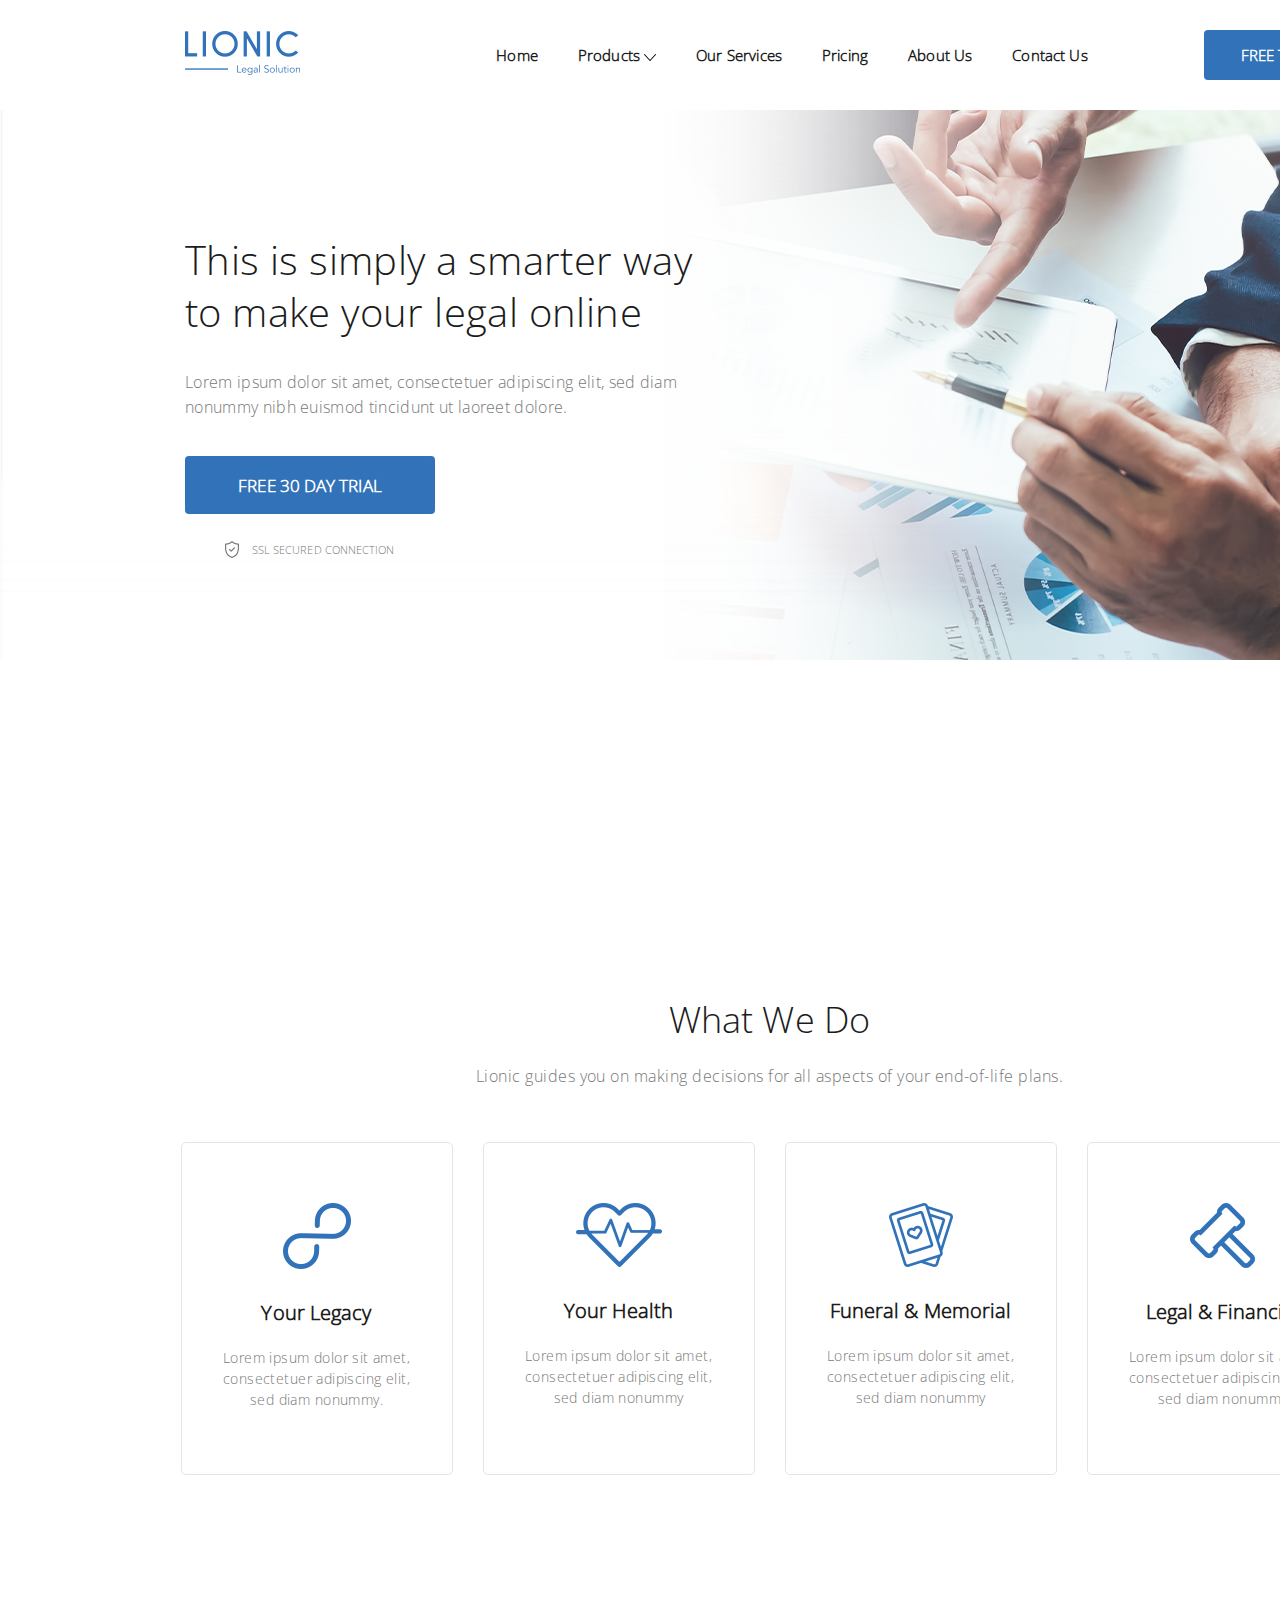
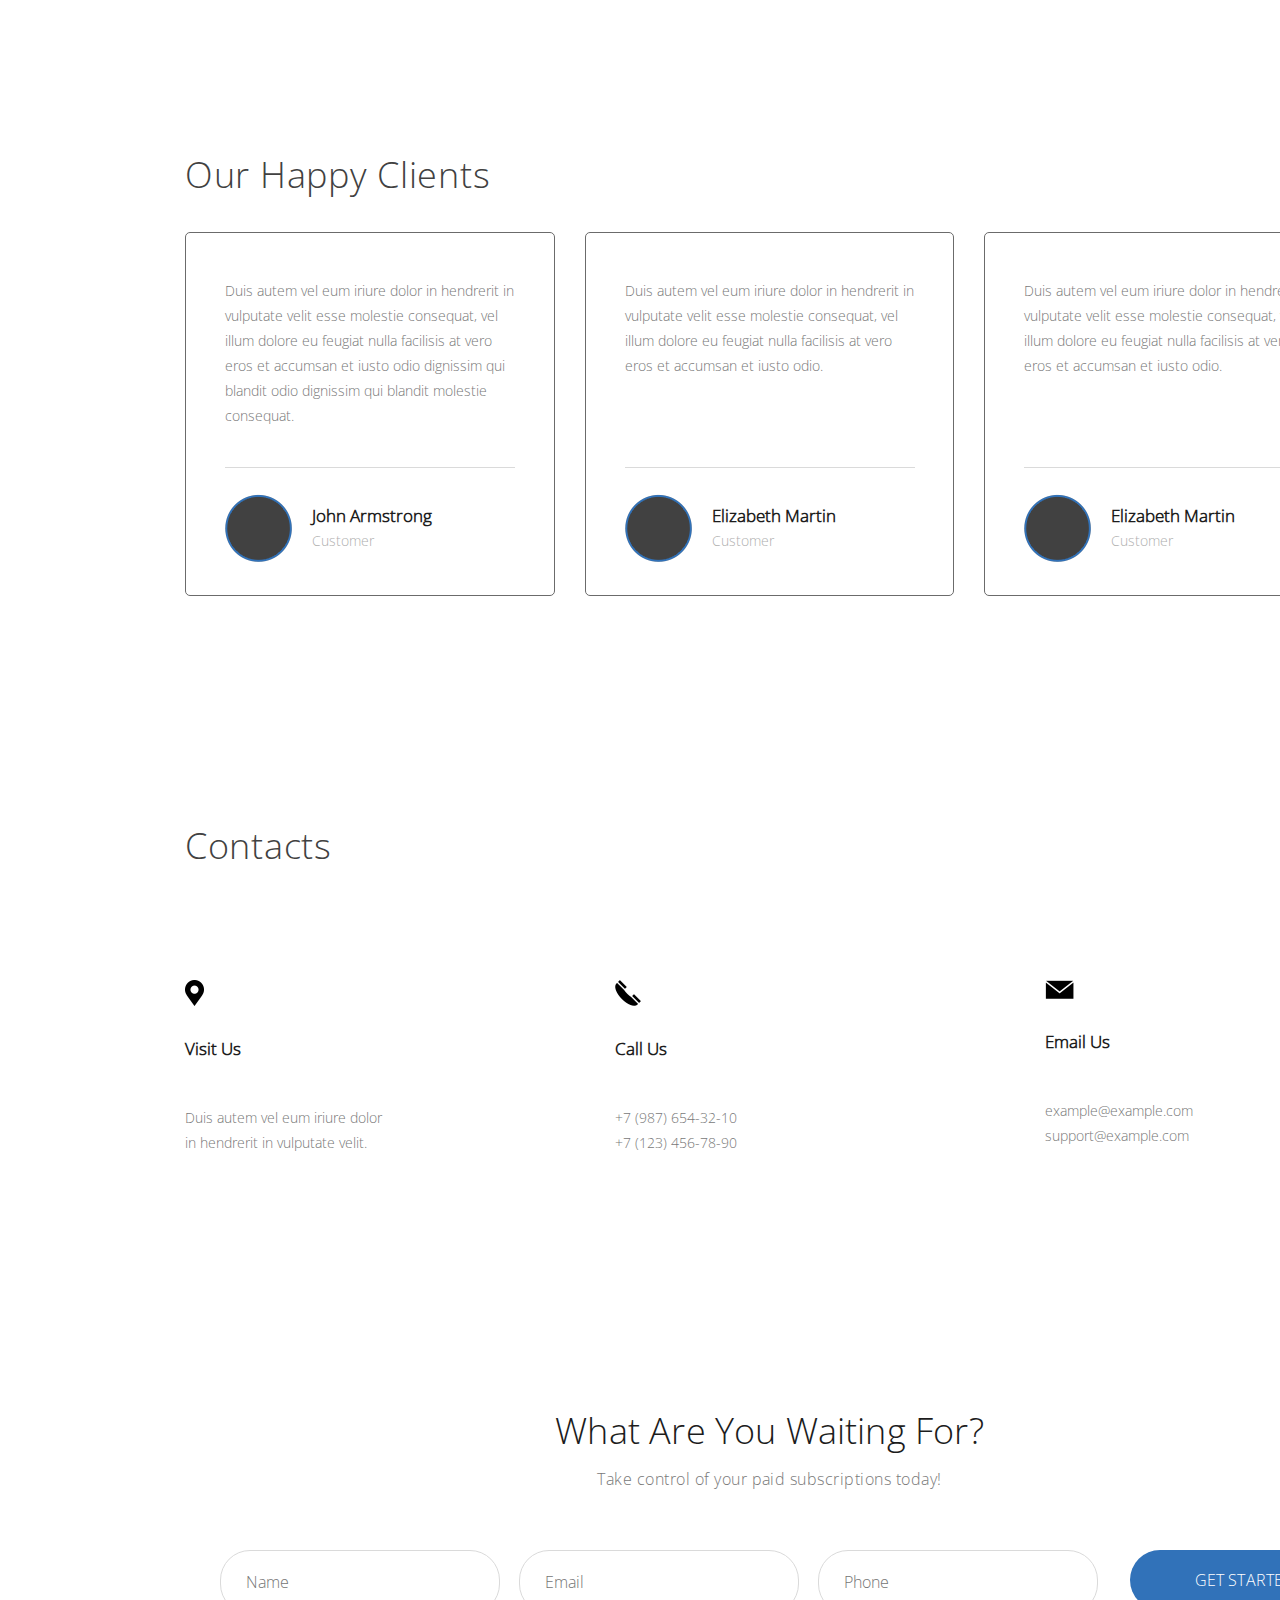
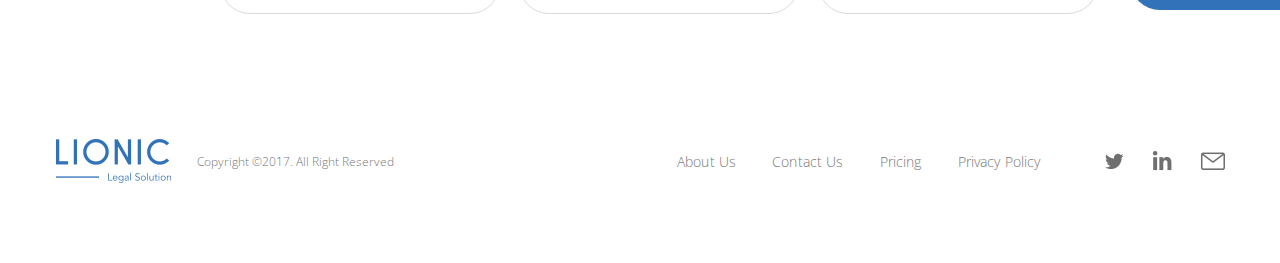
<file: Lionic/lionic.html>
<!DOCTYPE html>
<html lang="en">
<head>
  <meta charset="UTF-8">
  <meta http-equiv="X-UA-Compatible" content="IE=edge">
  <meta name="viewport" content="width=device-width, initial-scale=1.0">
  <title>LIONIC</title>
  <link rel="stylesheet" href="style.css">
</head>
<body>
  <header class="header">
    <div class="container">
      <div class="header__content">
        <a href="/LIONIC/lionic.html">
          <img class="logo" src="img/logo.png" alt="logo">
        </a>
        <ul class="head">
          <li><a href="" class="head__a">Home</a></li>
          <li class="products_li"><a href="" class="head__a">Products</a>
              <img class="menu_arrow" src="img/arrow.png" alt=">">
              <div class="products__menu not_active">
                <a href="" class="products__menu__el__a">First</a>
                <a href="" class="products__menu__el__a">Second</a>
                <a href="" class="products__menu__el__a">Third</a>
              </div>
          </li>
          <li><a href="" class="head__a">Our Services</a></li>
          <li><a href="" class="head__a">Pricing</a></li>
          <li><a href="#about" class="head__a">About Us</a></li>
          <li><a href="#contact" class="head__a">Contact Us</a></li>
        </ul>
        <a href="#contact" class="header_btn">FREE TRIAL</a>
      </div>
    </div>
  </header>
    <main>
      <section class="preview">
        <div class="container-1">
          <div class="preview__content">
            <h1 class="main_text">This is simply a smarter way to make your legal online</h1>
            <p class="text_1">Lorem ipsum dolor sit amet, consectetuer adipiscing elit, sed diam nonummy nibh euismod tincidunt ut laoreet dolore.</p>
            <a href="#contact" class="preview__btn">free 30 day trial</a>
            <div class="def_content">
              <img class="def_icon" src="img/shield_icon.png" alt="icon">
              <p class="def_txt">SSL secured connection</p>
            </div>
          </div>
        </div>
        <img class="view" src="img/view.png" alt="view">
      </section>
      <section id="about" class="occupation">
        <div class="container">
            <div class="occupation__content">
              <h2>What We Do</h2>
              <h3>Lionic guides you on making decisions for all aspects of your end-of-life plans.</h3>
              <ul class="occupations_cards">
                <li class="occupation__cards__card" data-path="card1" data-target="card1"><div class="occupations_card">
                  <img src="img/cards/card_1.png" alt="card" class="occuoation_card__img">
                  <img src="img/cards/card_1_2.png" alt="card" data-target="card1" class="white_icon">
                  <h2 data-target="card1" class="occupation__cards__card__txt">Your Legacy</h2>
                  <h3 data-target="card1" class="occupation__cards__card__txt">Lorem ipsum dolor sit amet, consectetuer adipiscing elit, sed diam nonummy.</h3>
                </div></li>
                <li class="occupation__cards__card" data-path="card2" data-target="card2"><div class="occupations_card">
                  <img src="img/cards/card_2.png" alt="card" class="occuoation_card__img">
                  <img src="img/cards/card_2_2.png" alt="card" data-target="card2" class="white_icon">
                  <h2 data-target="card2" class="occupation__cards__card__txt">Your Health</h2>
                  <h3 data-target="card2" class="occupation__cards__card__txt">Lorem ipsum dolor sit amet, consectetuer adipiscing elit, sed diam nonummy</h3>
                </div></li>
                <li class="occupation__cards__card" data-path="card3" data-target="card3"><div class="occupations_card">
                  <img src="img/cards/card_3.png" alt="card" class="occuoation_card__img">
                  <img src="img/cards/card_3_2.png" alt="card" data-target="card3" class="white_icon">
                  <h2 data-target="card3" class="occupation__cards__card__txt">Funeral & Memorial</h2>
                  <h3 data-target="card3" class="occupation__cards__card__txt">Lorem ipsum dolor sit amet, consectetuer adipiscing elit, sed diam nonummy</h3>
                </div></li>
                <li class="occupation__cards__card" data-path="card4" data-target="card4"><div class="occupations_card">
                  <img src="img/cards/card_4.png" alt="card" class="occuoation_card__img">
                  <img src="img/cards/card_4_2.png" alt="card" data-target="card4" class="white_icon">
                  <h2 data-target="card4" class="occupation__cards__card__txt">Legal & Financial</h2>
                  <h3 data-target="card4" class="occupation__cards__card__txt">Lorem ipsum dolor sit amet, consectetuer adipiscing elit, sed diam nonummy</h3>
                </div></li>
              </ul>
            </div>
        </div>
      </section>
      <section class="reviews">
        <div class="container">
          <div class="reviews_content">
            <h2>Our Happy Clients</h2>
            <ul class="reviews__list">
              <li><div class="review">
                <h3 class="rewiew_text_up">Duis autem vel eum iriure dolor in hendrerit in vulputate velit esse molestie consequat, vel illum dolore eu feugiat nulla facilisis at vero eros et accumsan et iusto odio dignissim qui blandit odio dignissim qui blandit molestie consequat.</h3>
                <div class="review_text_down">
                  <img src="img/review_human.png" alt="review_human">
                  <div class="review_text_down__text">
                    <h5 class="reviewer_human">John Armstrong</h5>
                    <h6 class="reviewer_job">Customer</h6>
                  </div>
                </div>
              </div>
              </li>
              <li><div class="review">
                <h3 class="rewiew_text_up">Duis autem vel eum iriure dolor in hendrerit in vulputate velit esse molestie consequat, vel illum dolore eu feugiat nulla facilisis at vero eros et accumsan et iusto odio.</h3>
                <div class="review_text_down">
                  <img src="img/review_human.png" alt="review_human">
                  <div class="review_text_down__text">
                    <h5 class="reviewer_human">Elizabeth Martin</h5>
                    <h6 class="reviewer_job">Customer</h6>
                  </div>
                </div>
              </div></li>
              <li><div class="review">
                <h3 class="rewiew_text_up">Duis autem vel eum iriure dolor in hendrerit in vulputate velit esse molestie consequat, vel illum dolore eu feugiat nulla facilisis at vero eros et accumsan et iusto odio.</h3>
                <div class="review_text_down">
                  <img src="img/review_human.png" alt="review_human">
                  <div class="review_text_down__text">
                    <h5 class="reviewer_human">Elizabeth Martin</h5>
                    <h6 class="reviewer_job">Customer</h6>
                  </div>
                </div>
              </div>
              </li>
            </ul>
          </div>
        </div>
      </section>
      <section class="contacts">
        <div class="container">
          <h2 class="contacts_head">Contacts</h2>
          <div class="contacts__content">
            <ul class="contacts_list">
              <li>
                <div class="contacts_list_content">
                  <img src="img/gps.png" alt="gps">
                  <h3>Visit Us</h3>
                  <p>Duis autem vel eum iriure dolor in hendrerit in vulputate velit.</p>
                </div>
              </li>
              <li>
                <div class="contacts_list_content">
                  <img src="img/phone.png" alt="gps">
                  <h3>Call Us</h3>
                  <a href="tel:+79876543210">+7 (987) 654-32-10</a>
                  <a href="tel:+71234567890">+7 (123) 456-78-90</a>
                </div>
              </li>
              <li>
                <div class="contacts_list_content">
                  <img src="img/mail.png" alt="gps">
                  <h3>Email Us</h3>
                  <a href="mailto:example@example.com">example@example.com</a>
                  <a href="mailto:support@example.com">support@example.com</a>
                </div>
              </li>
            </ul>
          </div>
        </div>
      </section>
      <section id="contact" class="form">
        <div class="container">
          <div class="form_content">
            <h2>What Are You Waiting For?</h2>
            <p>Take control of your paid subscriptions today!</p>
            <form action="https://jsonplaceholder.typicode.com/posts" autocomplete method="POST">
              <ul>
                <li> 
                  <div class="form_element">
                    <input type="text" name="name" required placeholder="Name">
                  </div>
                </li>
                <li>
                  <div class="form_element">
                    <input type="email" name="e-mail" required placeholder="Email">
                  </div>
                </li>
                <li>
                  <div class="form_element">
                    <input type="tel" name="telephone" required placeholder="Phone">
                  </div>
                </li>
                <li>
                  <div class="form_element">
                    <button type="submit">GET STARTED</button>
                  </div>
                </li>
              </ul>
            </form>
          </div>
        </div>
      </section>
    </main>
  <footer class="footer">
    <div class="container">
      <div class="footer_content">
        <div class="footer_left">
          <img src="img/logo.png" alt="logo">
          <p>Copyright ©2017. All Right Reserved</p>
        </div>
        <div class="footer_right">
          <ul class="footer__menu">
            <li><a href="#about">About Us</a></li>
            <li><a href="#contact">Contact Us</a></li>
            <li><a href="">Pricing</a></li>
            <li><a href="">Privacy Policy</a></li>
          </ul>
          <img src="img/twitter.png" alt="twitter">
          <img src="img/linkedin.png" alt="in">
          <img src="img/email.png" alt="email">
        </div>
      </div>
    </div>
  </footer>
  <script src="lionic.js"></script>
</body>
</html>
</file>
<file: BurgerHouse/css/style.css>
body {
  width: 100%;
  margin: 0;
}

.container {
  width: 1326px;
  margin: 0 auto 0;
}

header {
  background-image: url("../img/back_1.png");
  height: 825px;
}

.header__container {
  position: relative;
  display: -webkit-box;
  display: -ms-flexbox;
  display: flex;
  -webkit-box-orient: vertical;
  -webkit-box-direction: normal;
      -ms-flex-direction: column;
          flex-direction: column;
  -webkit-box-align: end;
      -ms-flex-align: end;
          align-items: flex-end;
}

.header__preview {
  margin-top: 50px;
  width: 1326px;
  display: -webkit-box;
  display: -ms-flexbox;
  display: flex;
  -webkit-box-pack: justify;
      -ms-flex-pack: justify;
          justify-content: space-between;
  -webkit-box-align: center;
      -ms-flex-align: center;
          align-items: center;
}

.delivery_block {
  display: -webkit-box;
  display: -ms-flexbox;
  display: flex;
  -webkit-box-align: center;
      -ms-flex-align: center;
          align-items: center;
}
.delivery_block__txt {
  margin: 0 10px;
  font-family: Montserrat;
  font-size: 16.7px;
  line-height: 70px;
  font-weight: 700;
  color: #3d2514;
}
.delivery_block__tel {
  text-decoration: none;
  font-family: Montserrat;
  font-size: 16.7px;
  line-height: 70px;
  font-weight: 700;
  color: #3d2514;
}
.delivery_block__tel:hover, .delivery_block__tel:focus, .delivery_block__tel:active {
  color: #bf2222;
  outline: none;
}

.nav__list {
  display: -webkit-box;
  display: -ms-flexbox;
  display: flex;
  list-style: none;
  padding: 0;
  margin: 0;
}
.nav__list__element:not(:last-child) {
  margin-right: 30px;
}
.nav__list__element__link {
  margin: 20px 0;
  text-decoration: none;
  font-family: "Bebas Neue";
  font-size: 20.9px;
  line-height: 1.2;
  font-weight: 700;
  text-transform: uppercase;
  letter-spacing: 0.2em;
  color: #3d2514;
}
.nav__list__element__link:hover, .nav__list__element__link:focus, .nav__list__element__link:active {
  color: #bf2222;
  outline: none;
}

.hero {
  position: absolute;
  top: 145px;
  width: 100%;
  display: -webkit-box;
  display: -ms-flexbox;
  display: flex;
  -webkit-box-pack: justify;
      -ms-flex-pack: justify;
          justify-content: space-between;
}
.hero__head {
  margin-top: 150px;
}
.hero__head__p {
  width: 390px;
  text-align: center;
  margin: 0 0 0 7px;
  padding: 7px;
  font-family: "Bebas Neue";
  font-size: 23.7px;
  line-height: 32px;
  font-weight: 400;
  text-transform: uppercase;
  color: #3d2514;
  outline: 3px dashed #3d2514;
}
.hero__head__h_1 {
  margin: 0;
  font-family: "Alfa Slab One";
  font-size: 114.3px;
  line-height: 120px;
  font-weight: 400;
  text-transform: uppercase;
  text-shadow: 4px 5px 0px #fee8bc;
  color: #3d2514;
  margin: 20px 0;
}
.hero__head__h_2 {
  margin: 0;
  font-family: "Alfa Slab One";
  font-size: 56.5px;
  line-height: 61px;
  font-weight: 400;
  text-transform: uppercase;
  text-shadow: 4px 5px 0px #fee8bc;
  color: #3d2514;
}
.hero__sale {
  position: relative;
  width: 700px;
  height: 530px;
}
.hero__sale__burger {
  position: absolute;
  top: 200px;
  left: 200px;
  z-index: 10;
}
.hero__sale__drink {
  position: absolute;
  top: 40px;
  left: 500px;
}
.hero__sale__fri {
  position: absolute;
  top: 120px;
  left: 80px;
}
.hero__sale__price {
  position: absolute;
  z-index: 20;
  top: 430px;
  left: 120px;
}
.hero__sale__price__block {
  position: relative;
}
.hero__sale__price__red_ellipse {
  position: absolute;
  z-index: 25;
}
.hero__sale__price__ellipse_lines {
  position: absolute;
  z-index: 30;
  top: 10px;
  left: 10px;
}
.hero__sale__price__p1 {
  position: absolute;
  z-index: 30;
  top: 55px;
  left: 45px;
  margin: 0;
  font-family: "Bebas Neue";
  font-size: 69.9px;
  line-height: 37px;
  text-transform: uppercase;
  color: #ffffff;
}
.hero__sale__price__p2 {
  position: absolute;
  z-index: 30;
  top: 68px;
  left: 102px;
  margin: 0;
  font-family: "Bebas Neue";
  font-size: 69.9px;
  line-height: 37px;
  text-transform: uppercase;
  color: #ffffff;
  font-size: 30.4px;
}
.hero__sale__price__p3 {
  position: absolute;
  z-index: 30;
  top: 105px;
  left: 45px;
  margin: 0;
  font-family: "Bebas Neue";
  font-size: 69.9px;
  line-height: 37px;
  text-transform: uppercase;
  color: #ffffff;
  font-size: 33.4px;
  letter-spacing: 0.34em;
}

.menu {
  margin-top: 78px;
  display: -webkit-box;
  display: -ms-flexbox;
  display: flex;
  -webkit-box-pack: justify;
      -ms-flex-pack: justify;
          justify-content: space-between;
}
.menu__left {
  position: relative;
  display: block;
  text-decoration: none;
  -webkit-transition: -webkit-transform 0.2s ease;
  transition: -webkit-transform 0.2s ease;
  transition: transform 0.2s ease;
  transition: transform 0.2s ease, -webkit-transform 0.2s ease;
}
.menu__left__block {
  width: 596px;
  height: 420px;
  background-image: url("../img/main_pic_1.png");
}
.menu__left__block__txt {
  position: absolute;
  top: 31px;
  left: 24px;
}
.menu__left__block__try {
  margin: 0;
  font-family: "Bebas Neue";
  font-size: 25px;
  line-height: 37px;
  letter-spacing: 4px;
  text-transform: uppercase;
  color: #ffffff;
  text-decoration: none;
}
.menu__left__block__h {
  margin: 0;
  font-family: "Bebas Neue";
  font-size: 41.7px;
  line-height: 37px;
  letter-spacing: 4px;
  text-transform: uppercase;
  color: #ffffff;
  text-decoration: none;
}
.menu__left:hover {
  -webkit-transform: scale(1.1, 1.1);
          transform: scale(1.1, 1.1);
}
.menu__left:focus {
  outline: 5px solid #ffffff;
  border-radius: 10px;
  outline-offset: -10px;
}
.menu__right {
  display: -webkit-box;
  display: -ms-flexbox;
  display: flex;
  -webkit-box-orient: vertical;
  -webkit-box-direction: normal;
      -ms-flex-direction: column;
          flex-direction: column;
  -webkit-box-pack: justify;
      -ms-flex-pack: justify;
          justify-content: space-between;
}
.menu__right__block_1 {
  position: relative;
  -webkit-transition: -webkit-transform 0.2s ease;
  transition: -webkit-transform 0.2s ease;
  transition: transform 0.2s ease;
  transition: transform 0.2s ease, -webkit-transform 0.2s ease;
}
.menu__right__block_1__div {
  width: 596px;
  height: 192px;
  background-image: url("../img/main_pic_2.png");
}
.menu__right__block_1__div__txt {
  position: absolute;
  top: 30px;
  left: 29px;
}
.menu__right__block_1__div__try {
  margin: 0;
  font-family: "Bebas Neue";
  font-size: 25px;
  line-height: 37px;
  letter-spacing: 4px;
  text-transform: uppercase;
  color: #ffffff;
  text-decoration: none;
}
.menu__right__block_1__div__h {
  margin: 0;
  font-family: "Bebas Neue";
  font-size: 41.7px;
  line-height: 37px;
  letter-spacing: 4px;
  text-transform: uppercase;
  color: #ffffff;
  text-decoration: none;
}
.menu__right__block_1:hover {
  -webkit-transform: scale(1.1, 1.1);
          transform: scale(1.1, 1.1);
}
.menu__right__block_1:focus {
  outline: 5px solid #ffffff;
  border-radius: 10px;
  outline-offset: -10px;
}
.menu__right__block_2 {
  position: relative;
  -webkit-transition: -webkit-transform 0.2s ease;
  transition: -webkit-transform 0.2s ease;
  transition: transform 0.2s ease;
  transition: transform 0.2s ease, -webkit-transform 0.2s ease;
}
.menu__right__block_2__div {
  width: 596px;
  height: 192px;
  background-image: url("../img/main_pic_3.png");
}
.menu__right__block_2__div__txt {
  position: absolute;
  top: 30px;
  left: 29px;
}
.menu__right__block_2__div__try {
  margin: 0;
  font-family: "Bebas Neue";
  font-size: 25px;
  line-height: 37px;
  letter-spacing: 4px;
  text-transform: uppercase;
  color: #ffffff;
  text-decoration: none;
}
.menu__right__block_2__div__h {
  margin: 0;
  font-family: "Bebas Neue";
  font-size: 41.7px;
  line-height: 37px;
  letter-spacing: 4px;
  text-transform: uppercase;
  color: #ffffff;
  text-decoration: none;
}
.menu__right__block_2:hover {
  -webkit-transform: scale(1.1, 1.1);
          transform: scale(1.1, 1.1);
}
.menu__right__block_2:focus {
  outline: 5px solid #ffffff;
  border-radius: 10px;
  outline-offset: -10px;
}

.choose {
  margin-top: 80px;
  display: -webkit-box;
  display: -ms-flexbox;
  display: flex;
  -webkit-box-orient: vertical;
  -webkit-box-direction: normal;
      -ms-flex-direction: column;
          flex-direction: column;
  -webkit-box-align: center;
      -ms-flex-align: center;
          align-items: center;
}
.choose__head {
  margin: 0;
  font-family: "Alfa Slab One";
  font-size: 50px;
  line-height: 37px;
  font-weight: 400;
  text-transform: uppercase;
  color: #3d2514;
}
.choose__p {
  margin: 30px 0 0;
  width: 1100px;
  font-family: Montserrat;
  font-size: 16.7px;
  line-height: 29px;
  font-weight: 400;
  text-align: center;
  color: #3d2514;
}
.choose__burgers {
  margin-top: 100px;
  width: 100%;
  display: -webkit-box;
  display: -ms-flexbox;
  display: flex;
  -webkit-box-align: center;
      -ms-flex-align: center;
          align-items: center;
  -webkit-box-pack: justify;
      -ms-flex-pack: justify;
          justify-content: space-between;
}
.choose__burgers__burger {
  display: -webkit-box;
  display: -ms-flexbox;
  display: flex;
  -webkit-box-orient: vertical;
  -webkit-box-direction: normal;
      -ms-flex-direction: column;
          flex-direction: column;
  -webkit-box-align: center;
      -ms-flex-align: center;
          align-items: center;
}
.choose__burgers__burger__h {
  margin: 50px 0 0;
  text-align: center;
  font-family: "Bebas Neue";
  font-size: 37.5px;
  line-height: 37px;
  text-transform: uppercase;
  color: #3d2514;
}
.choose__burgers__burger__description {
  width: 350px;
  margin: 23px 0 36px;
  text-align: center;
  font-family: Montserrat;
  font-size: 16.7px;
  line-height: 20px;
  font-weight: 400;
  color: #3d2514;
}
.choose__burgers__burger__order_link {
  width: 195px;
  height: 57px;
  display: -webkit-box;
  display: -ms-flexbox;
  display: flex;
  -webkit-box-pack: center;
      -ms-flex-pack: center;
          justify-content: center;
  -webkit-box-align: center;
      -ms-flex-align: center;
          align-items: center;
  background-color: #bf2222;
  font-family: "Alfa Slab One";
  font-size: 16.7px;
  line-height: 37px;
  text-transform: uppercase;
  color: #ffffff;
  letter-spacing: 3px;
  text-decoration: none;
  -webkit-transition: -webkit-transform 0.2s ease;
  transition: -webkit-transform 0.2s ease;
  transition: transform 0.2s ease;
  transition: transform 0.2s ease, -webkit-transform 0.2s ease;
}
.choose__burgers__burger__order_link:hover {
  -webkit-transform: scale(1.1, 1.1);
          transform: scale(1.1, 1.1);
  cursor: pointer;
}
.choose__burgers__burger__order_link:focus {
  outline: 3px solid #ffffff;
  outline-offset: -6px;
}
.choose__burgers__burger__order_link:active {
  cursor: pointer;
  outline: none;
  background-color: #ae0000;
}

.about {
  margin-top: 130px;
  padding: 26px;
  width: 1294px;
  height: 492px;
  display: -webkit-box;
  display: -ms-flexbox;
  display: flex;
  -webkit-box-pack: justify;
      -ms-flex-pack: justify;
          justify-content: space-between;
  -webkit-box-align: start;
      -ms-flex-align: start;
          align-items: flex-start;
  background-color: #ffffff;
  -webkit-box-shadow: 19px 25px 43px 0px rgba(0, 0, 0, 0.17);
          box-shadow: 19px 25px 43px 0px rgba(0, 0, 0, 0.17);
}
.about__text {
  margin-left: 30px;
}
.about__text__h4 {
  margin: 38px 0 0;
  font-family: "Bebas Neue";
  font-size: 29.2px;
  line-height: 45px;
  text-transform: uppercase;
  letter-spacing: 0.06em;
  color: #3d3d3d;
}
.about__text__h3 {
  margin: 0;
  font-family: "Alfa Slab One";
  font-size: 41.7px;
  line-height: 45px;
  text-transform: uppercase;
  color: #3d2514;
}
.about__text__p {
  margin: 44px 0 0;
  width: 400px;
  font-family: Montserrat;
  font-size: 20.9px;
  line-height: 33px;
  font-weight: 400;
  color: #3d3d3d;
}

.order__width {
  position: relative;
  width: 1440px;
  height: 740px;
  margin: 0 auto 0;
}

.order {
  display: -webkit-box;
  display: -ms-flexbox;
  display: flex;
  -webkit-box-orient: vertical;
  -webkit-box-direction: normal;
      -ms-flex-direction: column;
          flex-direction: column;
  -webkit-box-align: center;
      -ms-flex-align: center;
          align-items: center;
}
.order__p {
  margin: 132px 0 0;
  font-family: "Bebas Neue";
  font-size: 29.2px;
  line-height: 45px;
  text-transform: uppercase;
  letter-spacing: 0.06em;
  color: #3d2514;
}
.order__head {
  margin: 23px 0 62px;
  font-family: "Alfa Slab One";
  font-size: 50px;
  line-height: 45px;
  text-transform: uppercase;
  letter-spacing: 0.06em;
  color: #3d2514;
}
.order__form {
  display: -webkit-box;
  display: -ms-flexbox;
  display: flex;
  -webkit-box-pack: justify;
      -ms-flex-pack: justify;
          justify-content: space-between;
}
.order__form__right {
  display: -webkit-box;
  display: -ms-flexbox;
  display: flex;
  -webkit-box-orient: vertical;
  -webkit-box-direction: normal;
      -ms-flex-direction: column;
          flex-direction: column;
}
.order__form__right__btn {
  width: 380px;
  height: 65px;
  padding: 0;
  margin-top: 27px;
  font-family: "Alfa Slab One";
  font-size: 20.9px;
  line-height: 45px;
  text-transform: uppercase;
  letter-spacing: 3px;
  color: #ffffff;
  background-color: #bf2222;
  border-radius: 5px;
  border: 1px solid #bf2222;
  -webkit-transition: -webkit-transform 0.2s ease;
  transition: -webkit-transform 0.2s ease;
  transition: transform 0.2s ease;
  transition: transform 0.2s ease, -webkit-transform 0.2s ease;
}
.order__form__right__btn:hover {
  -webkit-transform: scale(1.1, 1.1);
          transform: scale(1.1, 1.1);
  cursor: pointer;
}
.order__form__right__btn:focus {
  outline: 3px solid #ffffff;
  outline-offset: -6px;
}
.order__form__right__btn:active {
  cursor: pointer;
  outline: none;
  background-color: #ae0000;
}
.order__form__left {
  display: -webkit-box;
  display: -ms-flexbox;
  display: flex;
  -webkit-box-orient: vertical;
  -webkit-box-direction: normal;
      -ms-flex-direction: column;
          flex-direction: column;
  margin-right: 26px;
}
.order__input {
  width: 330px;
  height: 15px;
  padding: 25px;
  margin-top: 27px;
  font-family: "Bebas Neue";
  font-size: 20.9px;
  line-height: 45px;
  color: #3d3d3d;
  background-color: rgba(235, 174, 76, 0);
  border: 1px solid #bebebe;
  border-radius: 5px;
}
.order__input:focus {
  outline: none;
  -webkit-box-shadow: 3px 3px 3px 3px #3d2514;
          box-shadow: 3px 3px 3px 3px #3d2514;
}
.order__input:active {
  outline: none;
  -webkit-box-shadow: 3px 3px 3px 3px #3d2514;
          box-shadow: 3px 3px 3px 3px #3d2514;
}
.order__burger {
  position: absolute;
  top: 60px;
  left: 0;
}
.order__drink {
  position: absolute;
  top: 300px;
  left: 90px;
}
.order__plate {
  position: absolute;
  top: 250px;
  right: 0;
}

.order__form__right__time::-webkit-calendar-picker-indicator,
.order__form__left__date::-webkit-calendar-picker-indicator {
  opacity: 0;
}

.footer {
  background-image: url("../img/footer_back.png");
  display: -webkit-box;
  display: -ms-flexbox;
  display: flex;
  -webkit-box-orient: vertical;
  -webkit-box-direction: normal;
      -ms-flex-direction: column;
          flex-direction: column;
  padding: 30px 43px;
}
.footer__up {
  margin-top: 62px;
}
.footer__center {
  margin: 48px 0;
  display: -webkit-box;
  display: -ms-flexbox;
  display: flex;
  -webkit-box-pack: justify;
      -ms-flex-pack: justify;
          justify-content: space-between;
  -webkit-box-align: start;
      -ms-flex-align: start;
          align-items: flex-start;
}
.footer__center__text {
  width: 550px;
  font-family: Montserrat;
  font-size: 16.7px;
  line-height: 25px;
  font-weight: 400;
  color: #ffffff;
}
.footer__center__contacts {
  margin-right: 100px;
}
.footer__center__contacts__address {
  display: -webkit-box;
  display: -ms-flexbox;
  display: flex;
  -webkit-box-align: center;
      -ms-flex-align: center;
          align-items: center;
}
.footer__center__contacts__address__img {
  margin-right: 34px;
}
.footer__center__contacts__address__txt {
  margin: 0;
  font-family: "Bebas Neue";
  font-size: 20.9px;
  line-height: 37px;
  color: #ffffff;
}
.footer__center__contacts__mail {
  margin-top: 10px;
  display: -webkit-box;
  display: -ms-flexbox;
  display: flex;
  -webkit-box-align: center;
      -ms-flex-align: center;
          align-items: center;
}
.footer__center__contacts__mail__img {
  margin-right: 35px;
}
.footer__center__contacts__mail__txt {
  margin: 0;
  font-family: "Bebas Neue";
  font-size: 20.9px;
  line-height: 37px;
  color: #ffffff;
}
.footer__down {
  display: -webkit-box;
  display: -ms-flexbox;
  display: flex;
  -webkit-box-pack: justify;
      -ms-flex-pack: justify;
          justify-content: space-between;
  -webkit-box-align: center;
      -ms-flex-align: center;
          align-items: center;
}
.footer__down__com {
  margin: 0;
  font-family: "Bebas Neue";
  font-size: 16.7px;
  line-height: 1.2;
  color: #ffffff;
}
.footer__down__soc img:not(:last-child) {
  margin-right: 12px;
}
</file>
<file: Ewklid/css/style.css>
body {
  width: 1920px;
  margin: 0;
  background: #FFFFFF;
}

.container {
  width: 1770px;
  margin: auto;
}

/* HEADER */

header {
  width: 1920px;
  height: 100px;
  left: 0px;
  top: 0px;
  background: #FFFFFF;
  box-shadow: 0px 5px 40px rgba(0, 0, 0, 0.1);
  border-radius: 0px 0px 32px 32px;
}

.header__content {
  display: flex;
  justify-content: space-between;
  align-items: center;
  padding-top: 7px;
}

.logo {
  display: flex;
  margin-top: 7px;
  align-items: center;
}

.logo__text {
  margin-left: 12px;
}

.content__nav {
  margin-left: 300px;
}

.nav__list {
  padding: 0;
  list-style: none;
  display: flex;
}

.nav__list__elem:not(:last-child){
  margin-right: 85px;
}

.nav__list__elem__link {
  position: relative;
  padding: 3px;
  font-family: 'Montserrat';
  font-style: normal;
  font-weight: 600;
  font-size: 18px;
  line-height: 22px;
  color: #000000;
  text-decoration: none;
}
.nav__list__elem__link:hover::after {
  content: '';
  position: absolute;
  left: 1px;
  bottom: -6px;
  width: 100%;
  border-bottom: 2px solid #FF9900;
}
.nav__list__elem__link:focus {
  outline: none;
  border: 2px solid #FF9900;
}
.nav__list__elem__link:active::after {
  content: '';
  position: absolute;
  left: 1px;
  bottom: -6px;
  width: 100%;
  border-bottom: 2px solid #E1670E;
}
.nav__list__elem__link:active {
  color: #E1670E;
  border: none;
}

.content__search {
  position: relative;
}

.search__line {
  position: absolute;
  top: -16px;
  left: -457px;
  display: flex;
  width: 490px;
  height: 24px;
  padding: 16px 18px 16px 32px;
  background: #FFFFFF;
  box-shadow: 0px 0px 20px rgba(0, 0, 0, 0.12);
  border-radius: 24px;
  transform: translateX(0px);
  transition: transform .3s ease-in-out 0s;
}

.search__line__not_active {
  transform: translateX(600px);
}

.search__line__what {
  width: 412px;
}

.search__line__what input {
  width: 410px;
  margin-bottom: 5px;
  font-family: 'Montserrat';
  font-style: normal;
  font-weight: 500;
  font-size: 18px;
  line-height: 22px;
  color: #CACACA;
  border: none;
}

.search__line__what hr {
  margin: 0;
  height: 1px;
  border: none;
  background-color: #CACACA;
}

.search__icon:hover {
  cursor: pointer;
}

.search__line__btn {
  width: 26px;
  height: 26px;
  margin: 0 20px 0 14px;
  padding: 0;
  border: none;
  background-color: #FFFFFF;
}

.search__line__close_icon:hover {
  cursor: pointer;
}

/* HERO */

.hero__container {
  position: relative;
  margin-top: 50px;
  height: 620px;
  background-image: url(../img/hero-pic-1920-1.png);
  background-size: cover;
}

.hero__section__content {
  position: absolute;
  top: 100px;
  left: 105px;
}

.hero__text {
  width: 837px;
  margin: 0;
  font-family: 'Montserrat';
  font-style: normal;
  font-weight: 800;
  font-size: 70px;
  line-height: 85px;
  color: #FFFFFF;
}

.hero__p {
  width: 790px;
  height: 58px;
  margin: 24px 0 0;
  font-family: 'Montserrat';
  font-style: normal;
  font-weight: 700;
  font-size: 24px;
  line-height: 29px;
  color: #FFFFFF;
}

.hero__btn {
  width: 280px;
  height: 78px;
  display: flex;
  align-items: center;
  justify-content: center;
  margin: 90px 0 0;
  font-family: 'Montserrat';
  font-style: normal;
  font-weight: 700;
  font-size: 23px;
  line-height: 28px;
  text-align: center;
  color: #FFFFFF;
  background: #FF9900;
  border-radius: 16px;
  border: none;
  text-decoration: none;
}
.hero__btn:hover,
.hero__btn:focus {
  background: #FFB84D;
  cursor: pointer;
  outline: none;
}
.hero__btn:active {
  background: #E1670E;
}

/* ABOUT */

.about__head {
  margin: 50px 0 20px;
  width: 141px;
  height: 59px;
  font-family: 'Montserrat';
  font-style: normal;
  font-weight: 400;
  font-size: 48px;
  line-height: 59px;
  color: #000000;
}

.about__text {
  margin: 0;
  width: 1235px;
  height: 192px;
  font-family: 'Montserrat';
  font-style: normal;
  font-weight: 400;
  font-size: 16px;
  line-height: 32px;
  color: #000000;
}

.about__blocks {
  display: flex;
  justify-content: space-between;
}

.about__blocks{
  margin-top: 50px;
}

.about__blocks__pic_block {
  position: relative;
  width: 868px;
  height: 622px;
  background-image: url(../img/about-pic.png);
  border-radius: 32px;
}

.pic_block__description {
  position: absolute;
  display: flex;
  justify-content: space-between;
  align-items: center;
  width: 768px;
  height: 96px;
  padding: 50px;
  left: 0px;
  top: 426px;
  background: rgba(0, 0, 0, 0.5);
  border-radius: 32px;
}

.pic_block__description h3 {
  width: 433px;
  height: 96px;
  margin: 0;
  font-family: 'Montserrat';
  font-style: normal;
  font-weight: 700;
  font-size: 16px;
  line-height: 32px;
  color: #FFFFFF;
}

.pic_block__description a {
  width: 175px;
  height: 60px;
  display: flex;
  align-items: center;
  justify-content: center;
  font-family: 'Montserrat';
  font-style: normal;
  font-weight: 700;
  font-size: 16px;
  line-height: 20px;
  text-align: center;
  text-decoration: none;
  color: #FFFFFF;
  border: 3px solid #FF9900;
  border-radius: 16px;
}
.pic_block__description a:hover,
.pic_block__description a:focus {
  background: #FF9900;
  outline: none;
}
.pic_block__description a:active {
  background: #E1670E;
  border: 3px solid #E1670E;
}

.about__blocks__left_sec {
  display: flex;
  flex-direction: column;
  justify-content: space-between;
}

.about__blocks__block {
  width: 870px;
  height: 295px;
  background: #FFFFFF;
  border: 1px solid #CACACA;
  border-radius: 32px;
}

.block__content {
  display: flex;
  padding: 65px 60px 65px;
}

.block__content__text {
  margin-left: 50px;
}

.block__content__text h3 {
  margin: 0;
  font-family: 'Montserrat';
  font-style: normal;
  font-weight: 700;
  font-size: 24px;
  line-height: 29px;
  color: #000000;
}

.block__content__text p {
  width: 450px;
  height: 128px;
  margin: 8px 0 0;
  font-family: 'Montserrat';
  font-style: normal;
  font-weight: 400;
  font-size: 16px;
  line-height: 32px;
  color: #000000;
}

/* HOW */

.how__section {
  margin-top: 100px;
}

.how__head {
  margin: 0;
  font-family: 'Montserrat';
  font-style: normal;
  font-weight: 400;
  font-size: 48px;
  line-height: 59px;
  color: #000000;
}

.how__steps {
  display: flex;
  margin: 50px 0 0;
  padding: 0;
  list-style: none;
}

.how__steps__step:not(:last-child) {
  margin-right: 85px;
}

.how__steps__step__btn {
  font-family: 'Montserrat';
  font-style: normal;
  font-weight: 400;
  font-size: 18px;
  line-height: 22px;
  color: #000000;
  border: none;
  background: #ffffff;
}
.how__steps__step__btn:hover {
  color: #FF9900;
}
.how__steps__step__btn:focus {
  outline: none;
  border: 2px solid #FF9900;
}
.how__steps__step__btn:active {
  color: #E1670E;
  border: none;
}

.how__content {
  display: none;
  justify-content: space-between;
  align-items: flex-start;
  margin: 45px 0 0;
}

.how__content__active {
  display: flex;
}

.how__content__text {
  height: 470px;
  width: 758px;
}

.how__content__text h3 {
  margin: 0;
  font-family: 'Montserrat';
  font-style: normal;
  font-weight: 700;
  font-size: 24px;
  line-height: 32px;
  color: #000000;
}

.how__content__text p {
  margin: 8px 0 0;
  height: 352px;
  font-family: 'Montserrat';
  font-style: normal;
  font-weight: 400;
  font-size: 16px;
  line-height: 32px;
  color: #000000;
}

.how__content__text__btns {
  margin: 18px 0 0;
  display: flex;
  justify-content: flex-start;
}

.how__content__text__btns__btn_more {
  display: flex;
  justify-content: center;
  align-items: center;
  width: 175px;
  height: 60px;
  font-family: 'Montserrat';
  font-style: normal;
  font-weight: 700;
  font-size: 16px;
  line-height: 20px;
  text-align: center;
  background: #FF9900;
  border-radius: 16px;
  color: #FFFFFF;
  text-decoration: none;
}
.how__content__text__btns__btn_more:hover,
.how__content__text__btns__btn_more:focus {
  background: #FFB84D;
  outline: none;
}
.how__content__text__btns__btn_more:active {
  background: #E1670E;
}

.how__content__text__btns__btn_doc {
  display: flex;
  justify-content: center;
  align-items: center;
  margin-left: 32px;
  width: 147px;
  height: 60px;
  font-family: 'Montserrat';
  font-style: normal;
  font-weight: 400;
  font-size: 16px;
  line-height: 20px;
  text-align: center;
  color: #000000;
  border: 1px solid #000000;
  border-radius: 16px;
  text-decoration: none;
}
.how__content__text__btns__btn_doc:hover,
.how__content__text__btns__btn_doc:focus {
  background: #666666;
  border: 1px solid #666666;
  color: #FFFFFF;
  outline: none;
}
.how__content__text__btns__btn_doc:active {
  background: #000000;
  color: #FFFFFF;
}

.how__content__img {
  width: 870px;
  height: 460px;
  background-image: url(../img/how-pic-1.png);
}

/* FAQ */

.faq__section {
  margin-top: 111px;
}

.faq__head {
  margin: 0 0 32px;
  font-family: 'Montserrat';
  font-style: normal;
  font-weight: 400;
  font-size: 48px;
  line-height: 59px;
  color: #000000;
}

.faq__block {
  display: flex;
  align-items: flex-start;
  justify-content: space-between;
}

.faq__block__text {
  display: flex;
  flex-direction: column;
  justify-content: flex-start;
}

.faq__block__btn {
  margin-top: 30px;
  background: #FFFFFF;
  border: none;
}

.faq__block__text h3 {
  margin: 40px 0 40px;
  width: 1500px;
  font-family: 'Montserrat';
  font-style: normal;
  font-weight: 700;
  font-size: 24px;
  line-height: 32px;
  color: #000000;
}

.faq__block__text div {
  max-height: auto;
  margin: 0;
  width: 1003px;
  font-family: 'Montserrat';
  font-style: normal;
  font-weight: 400;
  font-size: 16px;
  line-height: 32px;
  color: #000000;
}

.faq__block__not_active {
  max-height: 0 !important;
  overflow: hidden;
}

.faq hr {
  border: none;
  height: 1px;
  margin: 0;
  color: #CACACA;
  background-color: #CACACA;
}

/* FOOTER */

footer {
  margin-top: 100px;
  height: 594px;
  background: #000000;
}

.footer__content {
  display: flex;
  padding: 50px 0 50px;
  justify-content: space-between;
}

.footer__info_block {
  margin-right: 114px;
}

.footer__info_block__logo {
  display: flex;
  align-items: center;
}

.footer__logo_text {
  margin-left: 12px;
}

.footer__info_block__list {
  padding: 0;
  margin: 20px 0 0;
}

.footer__list__elem {
  height: 36px;
}

.footer__list__elem a {
  font-family: 'Montserrat';
  font-style: normal;
  font-weight: 600;
  font-size: 18px;
  line-height: 36px;
  color: #CACACA;
  text-decoration: none;
}
.footer__list__elem a:hover {
  color: #FF9900;
}
.footer__list__elem a:focus {
  border: 2px solid #FF9900;
  outline: none;
}
.footer__list__elem a:active {
  color: #E1670E;
  border: none;
}

.footer__info_block__soc {
  margin: 90px 0 0;
  display: flex;
  justify-content: flex-start;
}

.footer__info_block__soc img:not(:last-child) {
  margin-right: 25px;
}

.footer__form_block {
  display: flex;
  flex-direction: column;
}

.footer__form_block__head {
  margin: 0;
  font-family: 'Montserrat';
  font-style: normal;
  font-weight: 400;
  font-size: 48px;
  line-height: 59px;
  color: #CACACA;
}

.form__input {
  width: 544px;
  margin: 25px 0 0;
  padding-left: 24px;
  font-family: 'Montserrat';
  font-style: normal;
  font-weight: 400;
  font-size: 16px;
  line-height: 32px;
  color: #CACACA;
  background: #414141;
  border-radius: 16px;
  border: none;
}
.form__input:hover,
.form__input:focus,
.form__input:active {
  background: #666666;
  border: none;
  outline: none;
}

.footer__form_block__fio,
.footer__form_block__email {
  height: 58px;
}

.footer__form_block__text {
  height: 48px;
  padding-bottom: 100px;
  overflow: scroll;
}

.footer__form_block__send {
  display: flex;
  justify-content: flex-start;
  align-items: center;
  margin-top: 32px;
}

.footer__form_block__send__btn {
  display: flex;
  justify-content: center;
  align-items: center;
  width: 269px;
  height: 58px;
  font-family: 'Montserrat';
  font-style: normal;
  font-weight: 700;
  font-size: 16px;
  line-height: 20px;
  color: #FFFFFF;
  background: #FF9900;
  border-radius: 16px;
  text-decoration: none;
  border: none;
}
.footer__form_block__send__btn:hover,
.footer__form_block__send__btn:focus {
  background: #FFB84D;
  outline: none;
}
.footer__form_block__send__btn:active {
  background: #E1670E;
}

.footer__form_block__send__check {
  width: 14px;
  height: 14px;
  margin-left: 22px;
  margin-right: 5px;
  border: 1px solid #CACACA;
  border-radius: 2px;
}

.footer__form_block__send__accept {
  font-family: 'Montserrat';
  font-style: normal;
  font-weight: 400;
  font-size: 16px;
  line-height: 32px;
  color: #CACACA;
}

.footer__text_block {
  margin-top: 87px;
  width: 360px;
  font-family: 'Montserrat';
  font-style: normal;
  font-weight: 400;
  font-size: 16px;
  line-height: 32px;
  color: #CACACA;
}

.footer__text_block p {
  margin: 0;
}
</file>
<file: Ewklid/css/style_1024.css>
/* 1024 PX */

@media (max-width: 1024px) {
    body {
        width: 1024px;
    }

    .container {
        width: 924px;
    }
  /* HEADER */
    header {
        width: 1024px;
    }

    .content__nav {
        display: none;
    }

    .header__content {
        padding-top: 20px;
    }

    .logo__img {
        width: 26px;
        height: 48px;
    }

    .logo__text {
        width: 117px;
        height: 29px;
    }

    .search__line {
        left: -470px;
    }


  /* HERO */
  .hero__container {
    margin-top: 40px;
    height: 668px;
    background-image: url(../img/hero-pic-1024-1.png);
  }

  .hero__section__content {
    top: 160px;
    left: 77px;
  }

  .hero__text {
    font-size: 60px;
    line-height: 73px;
  }

  .hero__p {
    width: 660px;
    margin-top: 16px;
    font-size: 20px;
    line-height: 24px;
  }

  .hero__btn {
    margin-top: 60px;
  }

  /* ABOUT */
  .about__text {
    width: 924px;
    height: 256px;
  }

  .about__blocks {
    flex-direction: column;
    margin-top: 60px;
    justify-content: flex-start;
  }

  .about__blocks__pic_block {
    width: 924px;
    height: 640px;
    background-size: cover;
    border-radius: 32px;
  }

  .pic_block__description {
    width: 824px;
    height: 96px;
    top: 444px;
  }

  .about__blocks__block {
    margin-top: 32px;
    width: 924px;
  }

  /* HOW */
  .how__section {
    margin-top: 80px;
  }

  .how__content__text {
    width: 437px;
    height: 700px;
  }

  .how__content__text p{
    height: 576px;
  }

  .how__content__text__btns {
    margin-top: 25px;
  }

  .how__content__img {
    width: 437px;
    height: 689px;
    background-image: url(../img/how-pic-1024-1.png);
  }

  /* FAQ */
  .faq__section {
    margin-top: 80px;
  }

  .faq__block__text h3 {
    margin: 39px 0 39px;
  }

  .faq__block__text p,
  .faq__block__text h3 {
    width: 924px;
  }

  /* FOOTER */
  footer {
    margin-top: 80px;
  }

  .form__input {
    width: 515px;
  }

  .footer__form_block__send__btn {
    width: 241px;
  }

  .footer__info_block {
    width: 251px;
  }

  .footer__text_block {
    display: none;
  }
}
</file>
<file: Lagoona/css/style.css>
body {
  width: 100%;
  margin: 0;
  background-color: #F1F1F1;
}

.container {
  width: 1170px;
  margin: 0 auto;
}

/* HEADER */

.header {
  height: 54px;
  margin-top: 30px;
}

.header__content {
  display: flex;
  justify-content: space-between;
  align-items: center;
}

.header__tel {
  font-family: 'Montserrat';
  font-style: normal;
  font-weight: 500;
  font-size: 20px;
  line-height: 20px;
  color: #666666;text-decoration: none;
}

.header__cabinet {
  margin-left: 502px;
  display: flex;
  align-items: center;
  text-decoration: none;
}

.header__cabinet__enter {
  margin-left: 7px;
  font-family: 'Montserrat';
  font-style: normal;
  font-weight: 400;
  font-size: 16px;
  line-height: 16px;
  color: #CC9933;
}

/* NAV */

.nav__content {
  height: 70px;
  margin-top: 30px;
  display: flex;
  justify-content: space-between;
  align-items: center;
  padding: 0 45px;
  background: #FFFFFF;
  border-radius: 15px;
}

.nav__content__list {
  display: flex;
  padding: 0;
  margin-right: 74px;
  list-style: none;
}

.nav__content__list__elem:not(:last-child) {
  margin-right: 40px;
}

.nav__content__list__elem__a {
  font-family: 'Montserrat';
  font-style: normal;
  font-weight: 400;
  font-size: 16px;
  line-height: 16px;
  color: #666666;
  text-decoration: none;
}

.nav__content__btn {
  display: flex;
  justify-content: center;
  align-items: center;
  width: 107px;
  height: 42px;
  font-family: 'Montserrat';
  font-style: normal;
  font-weight: 400;
  font-size: 16px;
  line-height: 16px;
  color: #CC9933;
  border: 1px solid #CC9933;
  border-radius: 10px;
  text-decoration: none;
}

.nav__content__btn__to_contacts {
  width: 177px;
}

/* SPECIAL */

.special__content {
  margin-top: 70px;
}

.special__head {
  margin: 0 0 20px 45px;
  font-family: 'Montserrat';
  font-style: normal;
  font-weight: 400;
  font-size: 40px;
  line-height: 40px;
  color: #333333;
}

.special__cards {
  display: flex;
  justify-content: space-between;
  width: 1170px;
  height: 540px;
}

.special__cards__left {
  display: flex;
  flex-direction: column;
  justify-content: space-between;
}

.special__cards__left__pic1 {
  padding: 40px 45px;
  width: 483px;
  height: 178px;
  background-image: url('../img/spec_pic1.png');
  border-radius: 15px;
}

.special__cards__left__pic1__head {
  width: 420px;
  margin: 0;
  font-family: 'Montserrat';
  font-style: normal;
  font-weight: 700;
  font-size: 40px;
  line-height: 40px;
  color: #FFFFFF;
}

.special__cards__left__pic1__price {
  margin: 15px 0 47px 0;
  font-family: 'Montserrat';
  font-style: normal;
  font-weight: 400;
  font-size: 20px;
  line-height: 20px;
  color: #FFFFFF;
  opacity: 0.8;
}

.special__cards__left__pic1__more {
  display: flex;
}

.special__cards__left__pic__more__a,
.special__cards__right__pic__more__a {
  padding-right: 7px;
  font-family: 'Montserrat';
  font-style: normal;
  font-weight: 400;
  font-size: 16px;
  line-height: 16px;
  color: #F0BF5F;
  text-decoration: none;
}

.special__cards__left__pic2 {
  padding: 40px 45px;
  width: 483px;
  height: 178px;
  background-image: url('../img/spec_pic2.png');
  border-radius: 15px;
}

.special__cards__left__pic2__head {
  width: 420px;
  margin: 0;
  font-family: 'Montserrat';
  font-style: normal;
  font-weight: 700;
  font-size: 40px;
  line-height: 40px;
  color: #FFFFFF;
}

.special__cards__left__pic2__price {
  margin: 15px 0 47px 0;
  font-family: 'Montserrat';
  font-style: normal;
  font-weight: 400;
  font-size: 20px;
  line-height: 20px;
  color: #FFFFFF;
  opacity: 0.8;
}

.special__cards__left__pic2__more {
  display: flex;
}

.special__cards__right {
  padding: 40px 45px;
  width: 483px;
  height: 460px;
  background-image: url('../img/spec_pic3.png');
}

.special__cards__right__pic3__head {
  width: 300px;
  margin: 172px 0 0 0;
  font-family: 'Montserrat';
  font-style: normal;
  font-weight: 700;
  font-size: 60px;
  line-height: 60px;
  color: #FFFFFF;
}

.special__cards__right__pic3__price {
  margin: 15px 0 47px 0;
  font-family: 'Montserrat';
  font-style: normal;
  font-weight: 400;
  font-size: 30px;
  line-height: 30px;
  color: #FFFFFF;
  opacity: 0.8;
}

.special__cards__right__pic3__more {
  display: flex;
}

/* ABOUT */

.about__content {
  height: auto;
  margin-top: 70px;
}

.about__head {
  margin: 0 0 20px 45px;
  font-family: 'Montserrat';
  font-style: normal;
  font-weight: 400;
  font-size: 40px;
  line-height: 40px;
  color: #333333;
}

.about__text {
  margin: 0;
  width: 870px;
  font-family: 'Montserrat';
  font-style: normal;
  font-weight: 400;
  font-size: 16px;
  line-height: 200%;
  color: #000000;
}

/* MENU */

.menu__content {
  margin-top: 70px;
}

.menu__head {
  margin: 0 0 20px 45px;
  font-family: 'Montserrat';
  font-style: normal;
  font-weight: 400;
  font-size: 40px;
  line-height: 40px;
  color: #333333;
}

.menu__cards {
  display: grid;
  grid-template-columns: 1fr 1fr;
  column-gap: 24px;
  row-gap: 24px;
  justify-items: stretch;
  align-items: stretch;
}

.menu__cards__card {
  width: 573px;
  min-height: 330px;
  background-color: #ffffff;
  border-radius: 15px;
}

.menu__cards__card__text {
  padding: 26px 0 35px 45px;
}

.menu__cards__card__text__name {
  display: flex;
  align-items: center;
}

.menu__cards__card__text__name__a {
  margin-right: 7px;
  font-family: 'Montserrat';
  font-style: normal;
  font-weight: 500;
  font-size: 20px;
  line-height: 200%;
  color: #CC9933;
  text-decoration: none;
}

.menu__cards__card__text__p {
  width: 410px;
  font-family: 'Montserrat';
  font-style: normal;
  font-weight: 400;
  font-size: 16px;
  line-height: 200%;
  color: #000000;
}

/* BENEFITS */

.benefits__content {
  margin-top: 70px;
}

.benefits__head {
  margin: 0 0 20px 45px;
  font-family: 'Montserrat';
  font-style: normal;
  font-weight: 400;
  font-size: 40px;
  line-height: 40px;
  color: #333333;
}

.benefits__cards {
  display: grid;
  grid-template-columns: 1fr 1fr 1fr 1fr;
  column-gap: 22px;
  row-gap: 22px;
  justify-items: stretch;
  align-items: stretch;
}

.benefits__cards__card {
  width: 186px;
  min-height: 204px;
  padding: 40px 45px 32px 45px;
  background: #FFFFFF;
  border-radius: 15px;
}

.benefits__cards__card__text {
  font-family: 'Montserrat';
  font-style: normal;
  font-weight: 400;
  font-size: 16px;
  line-height: 200%;
  color: #000000;
}

/* PLACE */

.place__content {
  margin-top: 70px;
}

.place__head {
  margin: 0 0 20px 45px;
  font-family: 'Montserrat';
  font-style: normal;
  font-weight: 400;
  font-size: 40px;
  line-height: 40px;
  color: #333333;
}

.place__cards {
  display: grid;
  grid-template-columns: 1fr 1fr 1fr;
  column-gap: 24px;
  row-gap: 24px;
  justify-items: stretch;
  align-items: stretch;
}

.place__cards__card {
  width: 374px;
  min-height: 440px;
  background-color: #ffffff;
  border-radius: 15px;
}

.place__cards__card__info {
  padding: 32px 45px 45px;
}

.place__cards__card__info__main {
  display: flex;
  align-items: flex-end;
}

.place__cards__card__info__main__1 {
  margin: 0;
  font-family: 'Montserrat';
  font-style: normal;
  font-weight: 400;
  font-size: 16px;
  line-height: 16px;
  color: #999999;
}

.place__cards__card__info__main__2 {
  margin: 0 8px 0 4px;
  font-family: 'Montserrat';
  font-style: normal;
  font-weight: 700;
  font-size: 20px;
  line-height: 20px;
  color: #000000;
}

.place__cards__card__info__main__3 {
  margin: 0 47px 0 0;
  font-family: 'Montserrat';
  font-style: normal;
  font-weight: 400;
  font-size: 16px;
  line-height: 16px;
  color: #000000;
}

.place__cards__card__info__main__star {
  margin: 0 6px 0 0;
}

.place__cards__card__info__name {
  margin: 16px 0;
  font-family: 'Montserrat';
  font-style: normal;
  font-weight: 400;
  font-size: 16px;
  line-height: 16px;
  color: #000000;
}

.place__cards__card__info__place {
  margin: 16px 0 20px 0;
  font-family: 'Montserrat';
  font-style: normal;
  font-weight: 400;
  font-size: 16px;
  line-height: 16px;
  color: #999999;
}

.place__cards__card__info__rooms {
  width: 100px;
  height: 42px;
  display: flex;
  align-items: center;
  justify-content: center;
  font-family: 'Montserrat';
  font-style: normal;
  font-weight: 400;
  font-size: 16px;
  line-height: 16px;
  color: #CC9933;
  border: 1px solid #CC9933;
  border-radius: 10px;
  text-decoration: none;
}

.place__cards__card__last {
  position: relative;
  background-image: url('../img/place_9.png');
  background-size: cover;
}

.place__cards__card__all {
  position: absolute;
  top: 373px;
  left: 45px;
  display: flex;
  align-items: center;
}

.place__cards__card__all__a {
  padding-right: 7px;
  font-family: 'Montserrat';
  font-style: normal;
  font-weight: 500;
  font-size: 20px;
  line-height: 200%;
  color: #FFFFFF;
}

.place__cards__card__all__arrow path {
  stroke: #FFFFFF;
}

/* TOUR */

.tour__content {
  height: 256px;
  margin-top: 70px;
  padding: 0 45px 0;
  background: #E9E9E9;
  border-radius: 15px;
}

.tour__head {
  margin: 0 0 20px 0;
  padding-top: 45px;
  font-family: 'Montserrat';
  font-style: normal;
  font-weight: 400;
  font-size: 40px;
  line-height: 40px;
  color: #000000;
}

.tour__form {
  width: 1026px;
  height: 46px;
  padding: 30px 28px;
  display: flex;
  justify-content: space-between;
  align-items: center;
  background: #FFFFFF;
  border-radius: 15px;
}

.tour__form__out__h,
.tour__form__in__h,
.tour__form__date__h,
.tour__form__days__h,
.tour__form__human__h {
  margin: 0 0 15px 0;
  font-family: 'Montserrat';
  font-style: normal;
  font-weight: 400;
  font-size: 12px;
  line-height: 12px;
  color: #000000;
}

.tour__form__search {
  display: flex;
  justify-content: center;
  align-items: center;
  width: 108px;
  height: 42px;
  font-family: 'Montserrat';
  font-style: normal;
  font-weight: 400;
  font-size: 16px;
  line-height: 16px;
  color: #CC9933;
  border: 1px solid #CC9933;
  border-radius: 10px;
  text-decoration: none;
}

.tour__form__out__select,
.tour__form__in__select {
  width: 170px;
}

.tour__form__out__select,
.tour__form__in__select,
.tour__form__date__calendar {
  border: none;
}

.tour__form__date__calendar,
.tour__form__days__input,
.tour__form__human__input {
  width: 121px;
}

.tour__form__days__input,
.tour__form__human__input {
  width: 121px;
  border: none;
  border-bottom: 1px solid #E9E9E9;
}

/* CONTACTS */

.contacts__content {
  margin-top: 70px;
}

.contacts__head {
  margin: 0 0 20px 45px;
  font-family: 'Montserrat';
  font-style: normal;
  font-weight: 400;
  font-size: 40px;
  line-height: 40px;
  color: #333333;
}

.contacts__block {
  width: 1080px;
  height: 528px;
  padding: 45px;
  display: flex;
  justify-content: space-between;
  background: #FFFFFF;
  border-radius: 15px;
}

.contacts__block__text {
  display: flex;
  flex-direction: column;
  justify-content: space-between;
}

.contacts__block__text__address,
.contacts__block__text__tel,
.contacts__block__text__email,
.contacts__block__text__graphic {
  margin: 25px 0 23px 0;
  display: flex;
  align-items: flex-start;
}

.contacts__block__text__address {
  margin-top: 0;
}

.contacts__block__text__h {
  width: 100px;
  margin: 0 45px 0 0;
  font-family: 'Montserrat';
  font-style: normal;
  font-weight: 700;
  font-size: 20px;
  line-height: 20px;
  color: #000000;
}

.contacts__block__text__address__p {
  width: 220px;
  margin: 0;
  font-family: 'Montserrat';
  font-style: normal;
  font-weight: 400;
  font-size: 16px;
  line-height: 150%;
  color: #000000;
}

.contacts__block__text__tel__tels {
  width: 145px;
}

.contacts__block__text__tel__tels__a,
.contacts__block__text__email__emails__a {
  font-family: 'Montserrat';
  font-style: normal;
  font-weight: 400;
  font-size: 16px;
  line-height: 150%;
  color: #CC9933;
  text-decoration: none;
}

.contacts__block__text__email__emails__p {
  margin: 0;
  font-family: 'Montserrat';
  font-style: normal;
  font-weight: 400;
  font-size: 14px;
  line-height: 150%;
  color: #999999;
}

.contacts__block__text__graphic__p {
  margin: 0;
  width: 200px;
  font-family: 'Montserrat';
  font-style: normal;
  font-weight: 400;
  font-size: 16px;
  line-height: 150%;
  color: #000000;
}

hr {
  margin: 0;
  border: none;
  height: 1px;
  background: #E9E9E9;
}

.contacts__block__text__btn {
  display: flex;
  justify-content: center;
  align-items: center;
  width: 213px;
  height: 70px;
  margin-top: 45px;
  font-family: 'Montserrat';
  font-style: normal;
  font-weight: 400;
  font-size: 16px;
  line-height: 16px;
  color: #CC9933;
  border: 1px solid #CC9933;
  border-radius: 10px;
  text-decoration: none;
}

/* FOOTER */

.footer__container {
  position: relative;
  width: 1170px;
  height: 341px;
  margin-top: 40px;
  background: #333333;
  border-radius: 15px;
}

.footer__content {
  padding: 45px 45px 45px;
  margin: 0;
  display: flex;
  justify-content: space-between;
}

.footer__background {
  position: absolute;
  left: 738px;
  top: 112px;
}

.footer__content__info_block {
  width: 350px;
}

.footer__content__info_block__text {
  margin: 0 0 37px;
  font-family: 'Montserrat';
  font-style: normal;
  font-weight: 400;
  font-size: 16px;
  line-height: 190%;
  color: #FFFFFF;
}

.footer__content__info_block__acception {
  margin: 3px 0 0;
  font-family: 'Montserrat';
  font-style: normal;
  font-weight: 400;
  font-size: 16px;
  line-height: 150%;
  color: #CC9933;
}

.footer__content__contacts_block {
  width: 400px;
  margin-right: 145px;
}

.footer__content__contacts_block__address {
  margin: 0;
  font-family: 'Montserrat';
  font-style: normal;
  font-weight: 400;
  font-size: 16px;
  line-height: 30px;
  color: #FFFFFF;
}

.footer__content__contacts_block__tel {
  margin: 15px 0 0;
  width: 150px;
}

.footer__content__contacts_block__tel a {
  display: block;
  padding: 2px;
  font-family: 'Montserrat';
  font-style: normal;
  font-weight: 400;
  font-size: 16px;
  line-height: 150%;
  color: #CC9933;
  text-decoration: none;
}

.footer__content__contacts_block__mail {
  margin: 15px 0 0;
  width: 145px;
}

.footer__content__contacts_block__mail a {
  display: block;
  padding: 2px;
  font-family: 'Montserrat';
  font-style: normal;
  font-weight: 400;
  font-size: 16px;
  line-height: 150%;
  color: #CC9933;
  text-decoration: none;
}

.footer__content__soc_block {
  width: 25px;
}

.footer__content__soc_block svg:not(:last-child) {
  margin-bottom: 17px;
}

/* INTERACTIVE */

.header__tel:hover,
.nav__content__list__elem__a:hover {
  color: #CC9933;
}

.header__tel:focus,
.nav__content__list__elem__a:focus {
  padding: 3px;
  color: #CC9933;
  border: 1px solid #CC9933;
  outline: none;
}

.header__tel:active,
.nav__content__list__elem__a:active {
  color: #A47312;
  border: none;
}

.header__cabinet__enter:hover,
.contacts__block__text__email__emails__a:hover,
.contacts__block__text__tel__tels__a:hover {
  color: #F0BF5F;
}

.header__cabinet:focus,
.contacts__block__text__email__emails__a:focus,
.contacts__block__text__tel__tels__a:focus {
  padding: 3px;
  color: #CC9933;
  border: 1px solid #CC9933;
  outline: none;
}

.header__cabinet:active,
.header__cabinet__enter:active,
.contacts__block__text__email__emails__a:active,
.contacts__block__text__tel__tels__a:active {
  color: #A47312;
  border: none;
  padding: 0;
}

.nav__content__btn:hover,
.place__cards__card__info__rooms:hover,
.tour__form__search:hover,
.contacts__block__text__btn:hover,
.nav__content__btn:focus,
.place__cards__card__info__rooms:focus,
.tour__form__search:focus,
.contacts__block__text__btn:focus {
  border: #CC9933;
  color: #FFFFFF;
  background: #CC9933;
}

.nav__content__btn:active,
.place__cards__card__info__rooms:active,
.tour__form__search:active,
.contacts__block__text__btn:active {
  border: #A47312;
  color: #FFFFFF;
  background: #A47312;
}

.special__cards__left__pic__more__a:focus,
.special__cards__right__pic__more__a:focus {
  outline: none;
}

.special__cards__left__pic__more__a:active,
.special__cards__right__pic__more__a:active {
  color: #FFFFFF;
}

.menu__cards__card__text__name__a:active {
  color: #A47312;
}

.footer__content__contacts_block__mail a:hover,
.footer__content__contacts_block__tel a:hover {
  color: #F0BF5F
}

.footer__content__contacts_block__mail a:focus,
.footer__content__contacts_block__tel a:focus {
  border: 1px solid #CC9933;
  outline: none;
}

.footer__content__contacts_block__mail a:active,
.footer__content__contacts_block__tel a:active {
  color: #A47312;
  border: none;
}

.footer__content__soc_block svg path:hover,
.footer__content__soc_block svg path:focus {
  fill: #CC9933;
  cursor: pointer;
}

.footer__content__soc_block svg path:active {
  fill: #A47312;
  cursor: pointer;
}
</file>
<file: Lionic/style.css>
@font-face {
    font-family: 'Open Sans';
    src: url('font/OpenSans-Light.ttf') format('truetype');
}


body {
    margin: 0;
    padding: 0;
}
/* HEADER */
.header {
    margin: auto;
    width: 1539px;
    height: 110px;
    background-color: #ffffff;
}
.container {
    margin: auto;
    width: 1169px;
    background-color: #ffffff;
}
.header__content {
    height: 110px;
    display: flex;
    flex-direction: row;
    justify-content: space-between;
    align-items: center;
}
.logo {
    width: 115px;
    height: 44px;
}
.head {
    display: flex;
    flex-direction: row;
    font-family: 'Open Sans';
    font-size: 15px;
    line-height: 28px;
    font-weight: 600;
    letter-spacing: 0.01em;
    color: #1c1c1c;
    list-style: none;
}
.head li {
    margin-left: 40px;
}
.head li a {
    font-family: 'Open Sans';
    font-size: 15px;
    line-height: 28px;
    font-weight: 600;
    letter-spacing: 0.01em;
    color: #1c1c1c;
    text-decoration: none;
}
.head__a:hover {
    color: #3172b9;
}
.products_li {
    position: relative;
}
.products__menu {
    position: absolute;
    width: 100px;
    display: block;
}
.products__menu__el__a {
    display: block;
    padding: 7px;
    width: 100px;
}
.products__menu__el__a:hover {
    background-color: #3172b9;
    color: #fff;
    cursor: pointer;
}
.not_active {
    display: none;
}
.menu_arrow {
    width: 12px;
    height: 7px;
}
.header_btn {
    display: flex;
    justify-content: center;
    align-items: center;
    width: 150px;
    height: 50px;
    font-family: 'Open Sans';
    font-size: 15px;
    line-height: 21px;
    font-weight: 600;
    letter-spacing: 0.005em;
    background-color: #3172b9;
    border-radius: 4px;
    border: none;
    color: #ffffff;
    text-decoration: none;
}
.header_btn:hover {
    cursor: pointer;
    background-color: #3c80d4;
}

/* MAIN */
main {
    margin: auto;
    width: 1539px;
}
.preview {
    position: relative;
    height: 550px;
}
.container-1 {
    z-index: -2;
    margin: auto;
    width: 1169px;
    height: 550px;
}
.preview__content {
    margin-top: 124px;
    display: flex;
    flex-direction: column;
}
.main_text {
    width: 520px;
    margin: 0;
    font-family: 'Open Sans';
    font-size: 40px;
    line-height: 52px;
    font-weight: 300;
    letter-spacing: 0.01em;
    color: #1c1c1c;
}
.text_1 {
    margin: 32px 0px 36px 0px;
    width: 520px;
    font-family: 'Open Sans';
    font-size: 16px;
    line-height: 25px;
    font-weight: 400;
    letter-spacing: 0.02em;
    color: #787878;
}
.view {
    position: absolute;
    top: -124px;
    left: 0;
    z-index: -1;
}
.preview__btn {
    display: flex;
    justify-content: center;
    align-items: center;
    width: 250px;
    height: 58px;
    font-family: 'Open Sans';
    font-size: 17px;
    line-height: 21px;
    font-weight: 600;
    text-transform: uppercase;
    letter-spacing: 0.005em;
    color: #ffffff;
    background-color: #3172b9;
    border-radius: 4px;
    border: none;
    text-decoration: none;
}
.preview__btn:hover {
    cursor: pointer;
    background-color: #3c80d4;
}
.def_content {
    margin: 14px 40px 0px;
    display: flex;
    align-items: center;
}
.def_icon {
    width: 14px;
    height: 17px;
}
.def_txt {
    margin-left: 13px;
    font-family: 'Open Sans';
    font-size: 11px;
    line-height: 21px;
    font-weight: 400;
    text-transform: uppercase;
    letter-spacing: 0.005em;
    color: #787878;
}


.occupation {
    height: 880px;
}
.occupation__content {
    padding-top: 225px;
    display: flex;
    flex-direction: column;
    align-items: center;
}
.occupation__content h2 {
    margin: 0;
    font-family: 'Open Sans';
    font-size: 36px;
    line-height: 21px;
    font-weight: 300;
    letter-spacing: 0.005em;
    color: #1c1c1c;
}
.occupation__content h3 {
    margin: 36px 0px 0px;
    font-family: 'Open Sans';
    font-size: 16px;
    line-height: 21px;
    font-weight: 400;
    letter-spacing: 0.03em;
    color: #787878;
}
.occupations_cards {
    margin: 55px 0px 0px;
    padding: 0;
    display: flex;
    list-style: none;
}
.occupations_cards li {
    width: 270px;
    min-height: 320px;
    margin-right: 30px;
    border: 1px solid #e4e4e4;
    border-radius: 5px;
}
.occupations_cards li:last-child {
    margin-right: 0;
}
.occupations_card {
    margin: 60px 32px 64px 32px;
    height: 100%;
    display: flex;
    flex-direction: column;
    align-items: center;
}
.occupations_card h2 {
    margin-top: 33px;
    font-family: 'Open Sans';
    text-align: center;
    font-size: 20px;
    line-height: 21px;
    font-weight: 600;
    color: #1c1c1c;
}
.occupations_card h3 {
    margin-top: 24px;
    font-family: 'Open Sans';
    text-align: center;
    font-size: 14px;
    line-height: 21px;
    font-weight: 400;
    color: #787878;
}
.occuoation_card__img {
    position: relative;
}
.white_icon {
    position: absolute;
    display: none;
}
.card_active {
    display: block;
}


.reviews {
    width: 1539px;
    height: 700px;
    background-color: #ffffff;
}
.reviews_content h2 {
    padding-top: 97px;
    margin: 0;
    font-family: 'Open Sans';
    font-size: 36px;
    line-height: 28px;
    font-weight: 300;
    letter-spacing: 0.02em;
    color: #414141;
}
.reviews__list {
    padding: 0;
    margin: 0;
    display: flex;
    list-style: none;
}
.reviews__list li {
    position: relative;
    width: 370px;
    height: 362px;
    margin: 43px 30px 0px 0px;
    border: 1px solid #6b6b6b;
    border-radius: 5px;
}
.reviews__list li:last-child {
    margin-right: 0;
}
.review {
    position: absolute;
    top: 50%;
    margin-top: -150px;
    left: 50%;
    margin-left: -145px;
    width: 290px;
    height: 280px;
}
.rewiew_text_up {
    width: 297px;
    height: 175px;
    font-family: 'Open Sans';
    font-size: 14px;
    line-height: 25px;
    font-weight: 400;
    color: #787878;;
}
.review_text_down {
    height: 120px;
    display: flex;
    flex-direction: row;
    align-items: center;
    border-top: 1px solid #dadada;;
}
.review_text_down__text {
    margin-left: 20px;
}
.review_text_down__text h5 {
    margin: 0;
    font-family: 'Open Sans';
    font-size: 17px;
    line-height: 25px;
    font-weight: 600;
    color: #1c1c1c;
} 
.review_text_down__text h6 {
    margin: 0;
    opacity: 0.6;
    font-family: 'Open Sans';
    font-size: 14px;
    line-height: 25px;
    font-weight: 400;
    color: #787878;
}


.contacts {
    height: 510px;
}
.contacts_head {
    margin: 0;
    padding-top: 68px;
    font-family: 'Open Sans';
    font-size: 36px;
    line-height: 28px;
    font-weight: 300;
    letter-spacing: 0.02em;
    color: #414141;
}
.contacts__content {
    margin-top: 120px;
}
.contacts_list {
    padding: 0;
    list-style: none;
    display: flex;
}
.contacts_list_content {
    height: 180px;
    width: 430px;
    display: flex;
    flex-direction: column;
    align-items: flex-start;
}
.contacts_list li h3 {
    margin: 30px 0px 44px;
    font-family: 'Open Sans';
    font-size: 17px;
    line-height: 25px;
    font-weight: 600;
    color: #1c1c1c;
}
.contacts_list li p {
    margin: 0;
    width: 210px;
    font-family: 'Open Sans';
    font-size: 14px;
    line-height: 25px;
    font-weight: 400;
    color: #787878;
}
.contacts_list li a {
    margin: 0;
    font-family: 'Open Sans';
    font-size: 14px;
    line-height: 25px;
    font-weight: 400;
    color: #787878;
    text-decoration: none;
}
.contacts_list li a:hover {
    color: #3172b9;
}


.form {
    height: 465px;
}
.form_content {
    display: flex;
    flex-direction: column;
    align-items: center;
}
.form_content h2 {
    padding-top: 146px;
    margin: 0;
    font-family: 'Open Sans';
    font-size: 36px;
    line-height: 21px;
    font-weight: 300;
    letter-spacing: 0.005em;
    color: #1c1c1c;
}
.form_content p {
    margin: 28px 0px 0px;
    font-family: 'Open Sans';
    font-size: 16px;
    line-height: 21px;
    font-weight: 400;
    letter-spacing: 0.03em;
    color: #787878;
}
.form_content ul {
    margin-top: 60px;
    display: flex;
    list-style: none;
}
.form_element input{
    width: 251px;
    height: 60px;
    margin-right: 19px;
    padding-left: 25px;
    font-family: 'Open Sans';
    font-size: 16px;
    line-height: 21px;
    font-weight: 300;
    letter-spacing: 0.005em;
    color: #787878;
    border: 1px solid #dadada;
    border-radius: 30px;
}
.form_element input:hover,
.form_element input:focus {
    outline: 2px solid hsl(220, 80%, 89%);
}
.form_element button {
    margin-left: 13px;
    width: 230px;
    height: 60px;
    border-radius: 30px;
    border: none;
    font-family: 'Open Sans';
    font-size: 16px;
    line-height: 21px;
    font-weight: 400;
    letter-spacing: 0.005em;
    color: #ffffff;
    background-color: #3172b9;
}
.form_element button:hover {
    cursor: pointer;
    background-color: #3c80d4;
}

/*FOOTER*/
.footer {
    height: 124px;
    bottom: 0;
}
.footer_content {
    display: flex;
    justify-content: space-between;
    align-items: center;
}
.footer_left {
    display: flex;
    align-items: center;
}
.footer_left p {
    margin-left: 26px;
    font-family: 'Open Sans';
    font-size: 12px;
    line-height: 17px;
    font-weight: 400;
    color: #787878;
}
.footer_right {
    display: flex;
    max-height: 20px;
    align-items: center;
}
.footer__menu {
    display: flex;
    margin: 0;
    list-style: none;
    align-items: center;
}
.footer__menu li a {
    margin-right: 36px;
    font-family: 'Open Sans';
    font-size: 14px;
    line-height: 21px;
    font-weight: 400;
    letter-spacing: 0.01em;
    color: #787878;
    text-decoration: none;
}
.footer__menu li a:hover {
    color: #3172b9;
}
.footer_right img {
    margin-left: 28px;
    opacity: 0.63;
}
</file>
